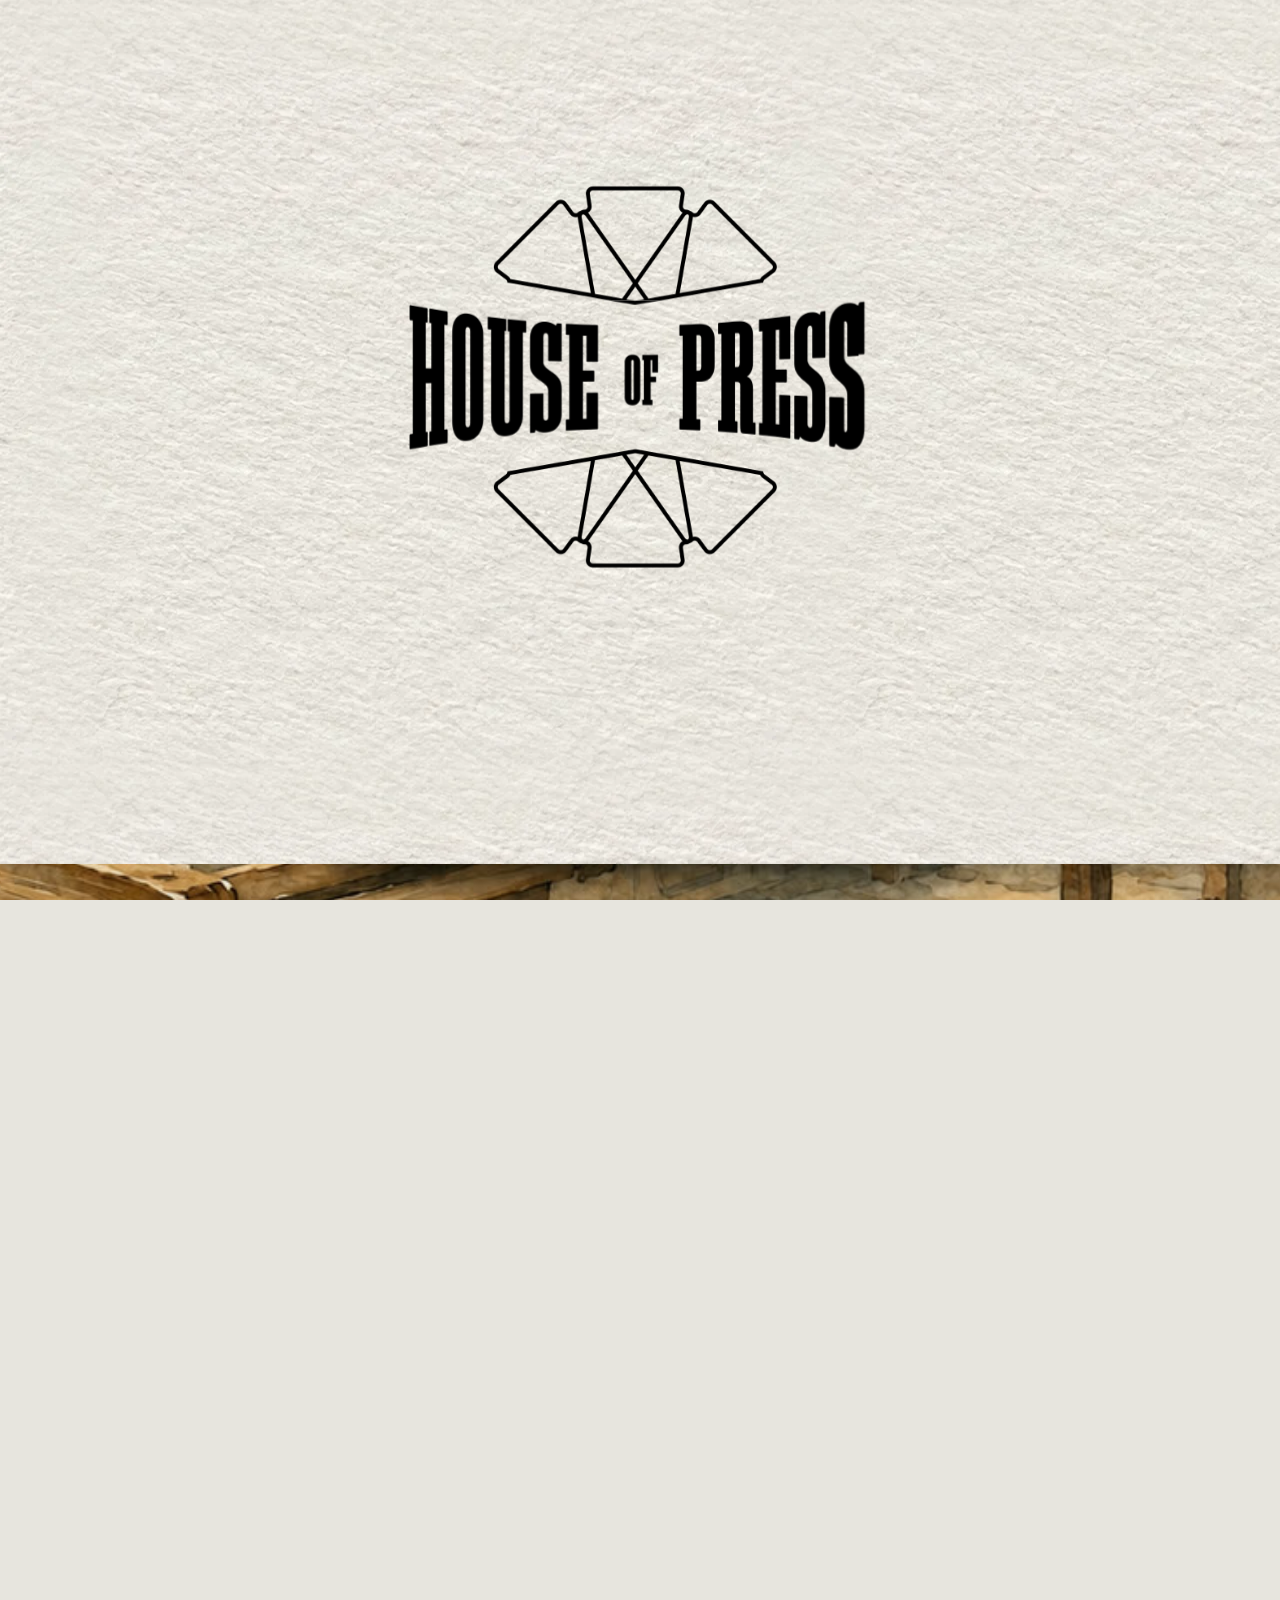
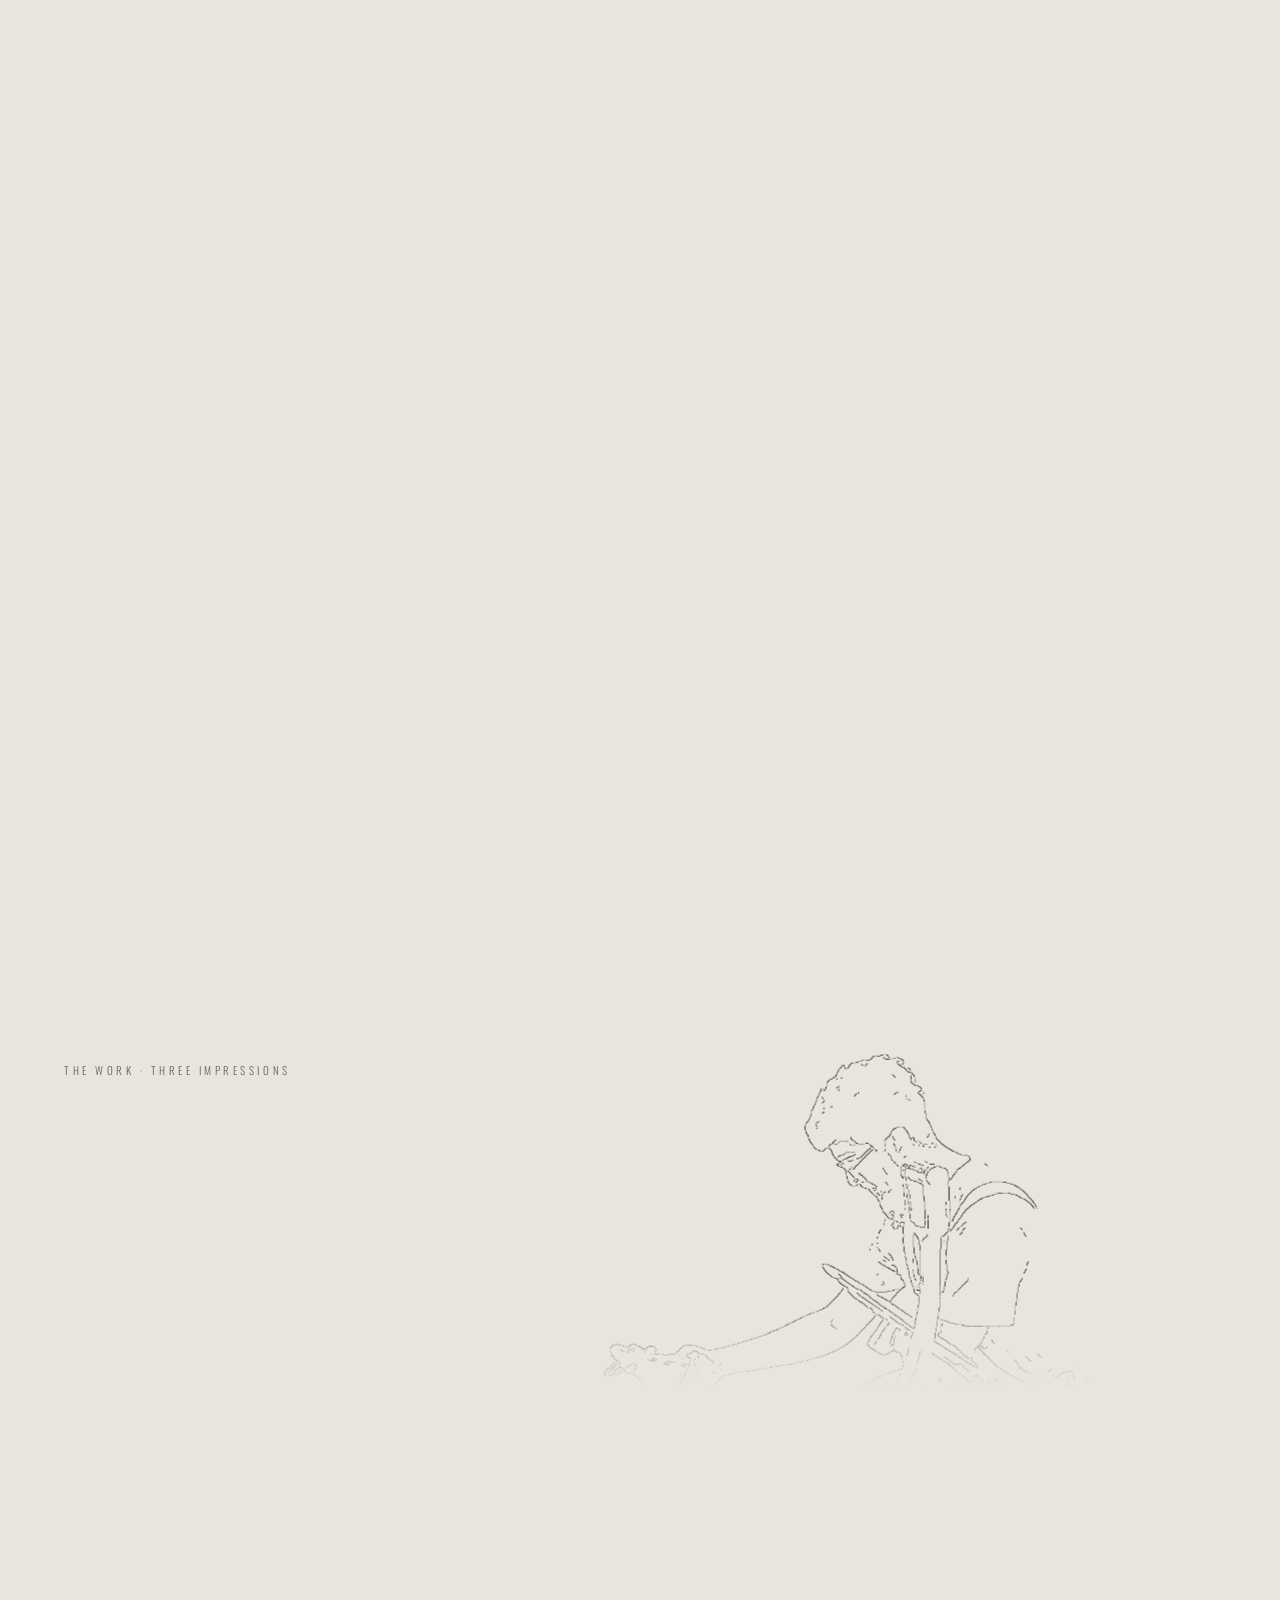
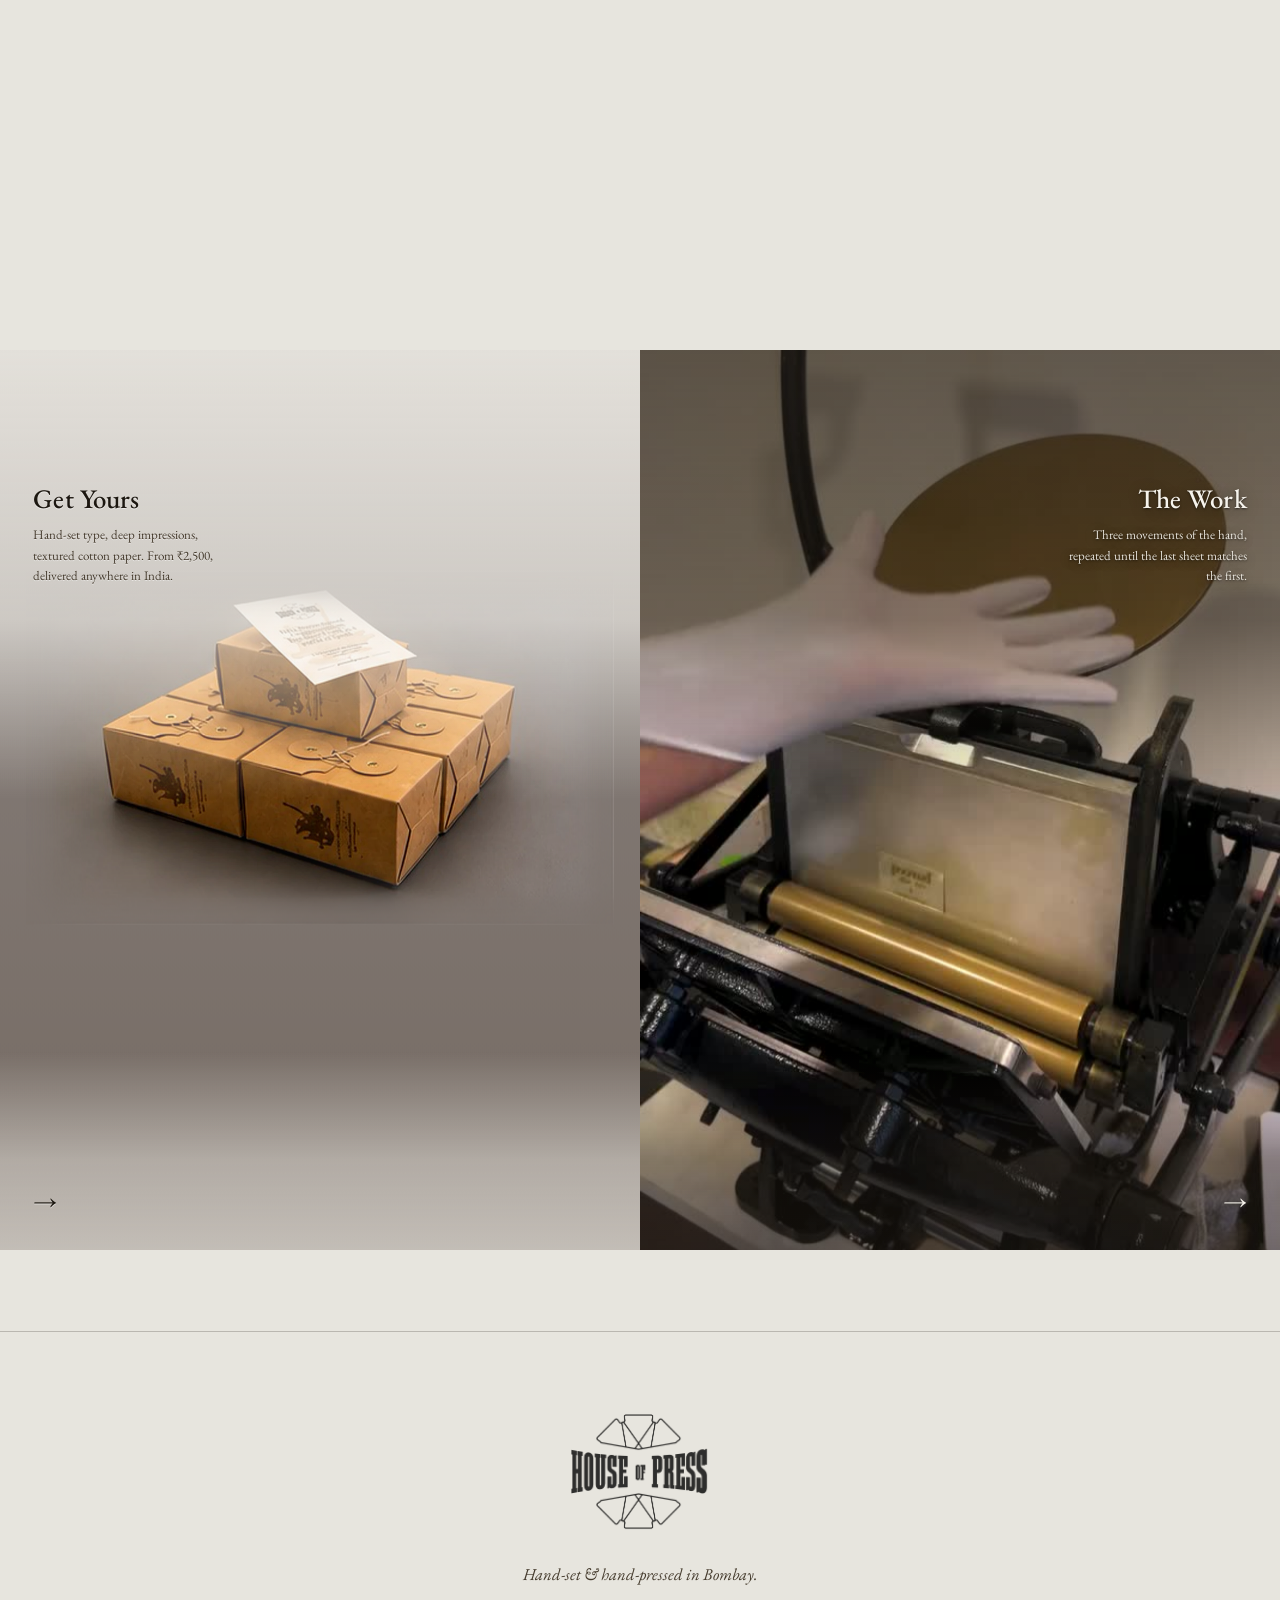
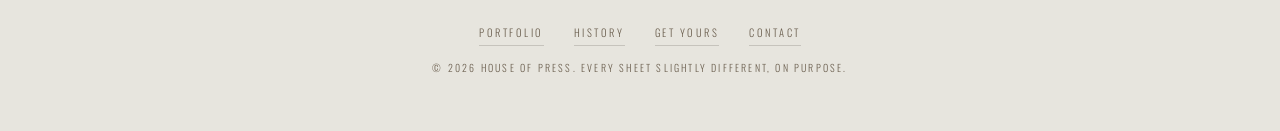
<file: index.html>
<!DOCTYPE html>
<html lang="en">
<head>
<meta charset="utf-8">
<meta name="viewport" content="width=device-width, initial-scale=1">
<title>House of Press — Hand-set letterpress, Bombay</title>
<meta name="description" content="House of Press. Hand-set, hand-pressed letterpress business cards made in Mumbai. Made to be felt, not just seen.">
<link rel="icon" href="img/logo.png">
<link rel="preconnect" href="https://fonts.googleapis.com">
<link rel="preconnect" href="https://fonts.gstatic.com" crossorigin>
<link href="https://fonts.googleapis.com/css2?family=EB+Garamond:ital,wght@0,400;0,500;0,600;1,400;1,500&family=Oswald:wght@200;300;400;500&display=swap" rel="stylesheet">
<link rel="stylesheet" href="css/style.css">
</head>
<body class="is-loading" data-page="home">

<div class="paper" aria-hidden="true">
  <div class="paper__vignette"></div>
</div>

<div class="loader" id="loader">
  <div class="loader__sheet">
    <div class="loader__stage">
      <img class="loader__wing loader__wing--top" src="img/logo-wing-top.png" alt="">
      <img class="loader__word" src="img/logo-wordmark.png" alt="House of Press">
      <img class="loader__wing loader__wing--bot" src="img/logo-wing-bottom.png" alt="">
    </div>
    <div class="loader__meter">
      <div class="loader__rule"><i id="loaderRule"></i></div>
      <div class="loader__readout">
        <span class="loader__label" id="loaderLabel">Setting the forme</span>
        <span class="loader__pct"><b id="loaderPct">0</b>%</span>
      </div>
    </div>
  </div>
</div>

<div class="pagefade" id="pagefade" aria-hidden="true"></div>

<header class="topbar" id="topbar">
  <a class="topbar__mark" href="index.html" aria-label="House of Press — home">
    <img src="img/logo.png" alt="House of Press">
  </a>
  <nav class="topnav" aria-label="Pages">
    <a href="portfolio.html">Portfolio</a>
    <a href="history.html">History</a>
    <a href="get-yours.html">Get Yours</a>
    <a href="contact.html">Contact</a>
  </nav>
  <div class="topbar__meta">
    <span class="topbar__place">Bombay</span>
    <span class="topbar__sep"></span>
    <a class="topbar__cta" href="get-yours.html">Get Yours</a>
  </div>
</header>

<nav class="rail" id="rail" aria-label="Pages">
  <ol class="rail__list">
    <li><a href="index.html"     data-rail="home"><span class="rail__dot"></span><span class="rail__name">Home</span></a></li>
    <li><a href="portfolio.html" data-rail="portfolio"><span class="rail__dot"></span><span class="rail__name">Portfolio</span></a></li>
    <li><a href="history.html"   data-rail="history"><span class="rail__dot"></span><span class="rail__name">History</span></a></li>
    <li><a href="get-yours.html" data-rail="getyours"><span class="rail__dot"></span><span class="rail__name">Get Yours</span></a></li>
    <li><a href="contact.html"   data-rail="contact"><span class="rail__dot"></span><span class="rail__name">Contact</span></a></li>
  </ol>
</nav>

<main>

<!-- ═════════════════════════════ HERO ═════════════════════════════ -->
<section class="scene" id="home">
  <div class="scene__pin">

    <div class="hero__media" id="heroMedia">
      <img id="heroImg" src="img/workshop.jpg" fetchpriority="high" decoding="async"
        srcset="img/workshop-1280.jpg 1280w, img/workshop.jpg 2560w" sizes="100vw" alt="A letterpress workshop with a House of Press broadside pinned to the wall">
    </div>

    <div class="hero__cue" id="heroCue">
      <span class="hero__cueword">Scroll</span>
      <span class="hero__cueline"></span>
    </div>

  </div>
</section>

<!-- ═════════════════════ THE WORK · drawn, then painted ═══════════ -->
<section class="scene scene--process" id="process">
  <div class="scene__pin">

    <p class="process__eyebrow">The Work · Three Impressions</p>

    <div class="step" data-step="0">
      <div class="step__stage">
        <figure class="step__art">
          <img class="step__line" src="img/work-1-line.webp" alt="" aria-hidden="true" loading="lazy" decoding="async">
          <img class="step__paint" src="img/work-1-cut.webp" alt="Applying ink to the raised type with a hand brayer" loading="lazy" decoding="async">
        </figure>
      </div>
      <div class="plaque-wrap">
        <div class="plaque">
          <p class="plaque__n">Work I</p>
          <h2 class="plaque__t">Inking the<br>Printing Surface</h2>
          <p class="plaque__b">Ink is applied to the press with a hand roller — a brayer. The
          red-handled tool distributes it evenly across the raised type, a thin film and no
          more. All of this happens before the paper ever meets the forme.</p>
        </div>
      </div>
    </div>

    <div class="step" data-step="1">
      <div class="step__stage">
        <figure class="step__art">
          <img class="step__line" src="img/work-2-line.webp" alt="" aria-hidden="true" loading="lazy" decoding="async">
          <img class="step__paint" src="img/work-2-cut.webp" alt="Positioning the paper and checking the printing setup" loading="lazy" decoding="async">
        </figure>
      </div>
      <div class="plaque-wrap">
        <div class="plaque">
          <p class="plaque__n">Work II</p>
          <h2 class="plaque__t">Setting Up<br>the Print</h2>
          <p class="plaque__b">The paper is positioned and the setup checked. The large circular
          platen is the part that comes down onto the sheet and transfers the inked design.
          Here the sheet is made ready for its impression.</p>
        </div>
      </div>
    </div>

    <div class="step" data-step="2">
      <div class="step__stage">
        <figure class="step__art">
          <img class="step__line" src="img/work-3-line.webp" alt="" aria-hidden="true" loading="lazy" decoding="async">
          <img class="step__paint" src="img/work-3-cut.webp" alt="Placing and aligning a sheet of paper into the press" loading="lazy" decoding="async">
        </figure>
      </div>
      <div class="plaque-wrap">
        <div class="plaque">
          <p class="plaque__n">Work III</p>
          <h2 class="plaque__t">Feeding &amp;<br>Positioning the Paper</h2>
          <p class="plaque__b">A sheet is placed and aligned into the press, squared against the
          printing area so the design lands exactly where it should. The mechanism is worked by
          hand, one sheet at a time.</p>
        </div>
      </div>
    </div>

    <div class="step__ticks" id="stepTicks">
      <span class="step__tick is-on">I</span><span class="step__tick">II</span><span class="step__tick">III</span>
    </div>

  </div>
</section>

<!-- ═══════════════════ TWO WAYS IN · full-bleed split ══════════════ -->
<section class="split" aria-label="Where to go next">

  <a class="split__half split__half--a split__half--onlight" href="get-yours.html">
    <span class="split__media split__media--plate"><img src="img/get-yours-boxes.webp" alt="Hand-stamped kraft boxes stacked and tied, with a printed card resting on top" loading="lazy" decoding="async"></span>
    <span class="split__label">Get Yours</span>
    <span class="split__line">Hand-set type, deep impressions, textured cotton paper.
    From ₹2,500, delivered anywhere in India.</span>
    <span class="split__go" aria-hidden="true">&rarr;</span>
  </a>

  <a class="split__half split__half--b" href="portfolio.html">
    <span class="split__media"><video class="split__vid" id="workVid" data-src="img/work-loop.mp4"
      poster="img/work-loop-poster.jpg" muted loop playsinline preload="none"
      aria-label="Inside the studio: inking the press, pulling an impression, and boxing the finished cards"></video></span>
    <span class="split__label">The Work</span>
    <span class="split__line">Three movements of the hand, repeated until the last
    sheet matches the first.</span>
    <span class="split__go" aria-hidden="true">&rarr;</span>
  </a>

</section>

</main>

<footer class="foot">
  <img class="foot__mark" src="img/logo.png" alt="House of Press">
  <p class="foot__line">Hand-set &amp; hand-pressed in Bombay.</p>
  <nav class="foot__nav" aria-label="Pages">
    <a href="portfolio.html">Portfolio</a>
    <a href="history.html">History</a>
    <a href="get-yours.html">Get Yours</a>
    <a href="contact.html">Contact</a>
  </nav>
  <p class="foot__fine">© <span id="year">2026</span> House of Press. Every sheet slightly different, on purpose.</p>
</footer>

<script src="js/vendor/gsap.min.js"></script>
<script src="js/vendor/ScrollTrigger.min.js"></script>
<script src="js/vendor/lenis.min.js"></script>
<script src="js/main.js"></script>
</body>
</html>
</file>
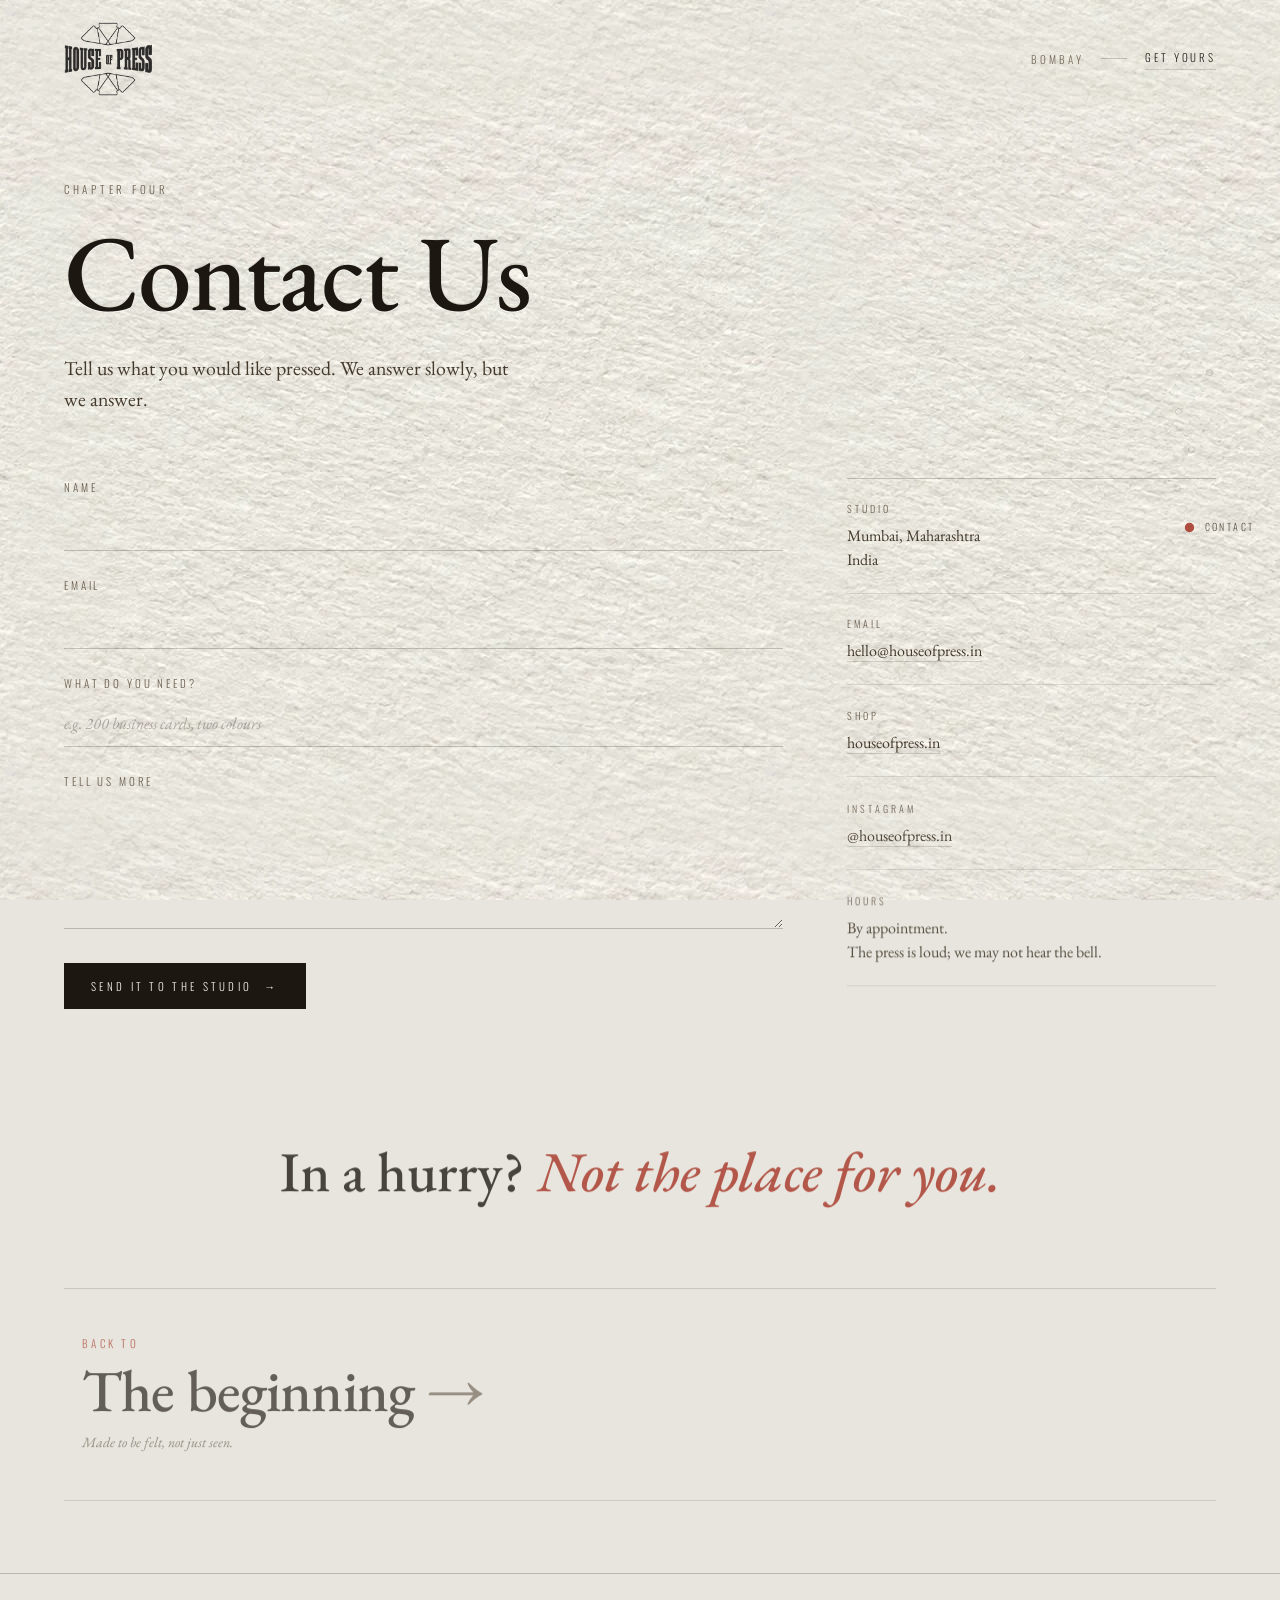
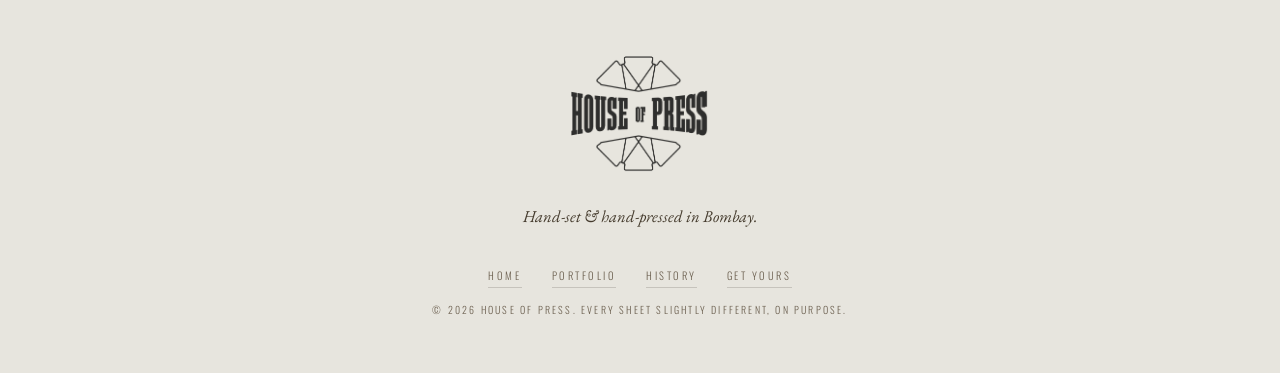
<file: contact.html>
<!DOCTYPE html>
<html lang="en">
<head>
<meta charset="utf-8">
<meta name="viewport" content="width=device-width, initial-scale=1">
<title>Contact — House of Press</title>
<meta name="description" content="Tell House of Press what you would like pressed. Studio in Mumbai, India. We answer slowly, but we answer.">
<link rel="icon" href="img/logo.png">
<link rel="preconnect" href="https://fonts.googleapis.com">
<link rel="preconnect" href="https://fonts.gstatic.com" crossorigin>
<link href="https://fonts.googleapis.com/css2?family=EB+Garamond:ital,wght@0,400;0,500;0,600;1,400;1,500&family=Oswald:wght@200;300;400;500&display=swap" rel="stylesheet">
<link rel="stylesheet" href="css/style.css">
</head>
<body class="is-loading" data-page="contact">

<div class="paper" aria-hidden="true">
  <div class="paper__vignette"></div>
</div>

<div class="loader" id="loader">
  <div class="loader__sheet">
    <div class="loader__stage">
      <img class="loader__wing loader__wing--top" src="img/logo-wing-top.png" alt="">
      <img class="loader__word" src="img/logo-wordmark.png" alt="House of Press">
      <img class="loader__wing loader__wing--bot" src="img/logo-wing-bottom.png" alt="">
    </div>
    <div class="loader__meter">
      <div class="loader__rule"><i id="loaderRule"></i></div>
      <div class="loader__readout">
        <span class="loader__label" id="loaderLabel">Setting the forme</span>
        <span class="loader__pct"><b id="loaderPct">0</b>%</span>
      </div>
    </div>
  </div>
</div>

<div class="pagefade" id="pagefade" aria-hidden="true"></div>

<header class="topbar" id="topbar">
  <a class="topbar__mark" href="index.html" aria-label="House of Press — home">
    <img src="img/logo.png" alt="House of Press">
  </a>
  <nav class="topnav" aria-label="Pages">
    <a href="portfolio.html">Portfolio</a>
    <a href="history.html">History</a>
    <a href="get-yours.html">Get Yours</a>
    <a href="contact.html" aria-current="page">Contact</a>
  </nav>
  <div class="topbar__meta">
    <span class="topbar__place">Bombay</span>
    <span class="topbar__sep"></span>
    <a class="topbar__cta" href="get-yours.html">Get Yours</a>
  </div>
</header>

<nav class="rail" id="rail" aria-label="Pages">
  <ol class="rail__list">
    <li><a href="index.html"     data-rail="home"><span class="rail__dot"></span><span class="rail__name">Home</span></a></li>
    <li><a href="portfolio.html" data-rail="portfolio"><span class="rail__dot"></span><span class="rail__name">Portfolio</span></a></li>
    <li><a href="history.html"   data-rail="history"><span class="rail__dot"></span><span class="rail__name">History</span></a></li>
    <li><a href="get-yours.html" data-rail="getyours"><span class="rail__dot"></span><span class="rail__name">Get Yours</span></a></li>
    <li><a href="contact.html"   data-rail="contact"><span class="rail__dot"></span><span class="rail__name">Contact</span></a></li>
  </ol>
</nav>

<main>

<section class="masthead">
  <div class="chapter__head reveal">
    <p class="eyebrow">Chapter Four</p>
    <h1 class="display">Contact Us</h1>
    <p class="lede">Tell us what you would like pressed. We answer slowly, but we answer.</p>
  </div>

  <div class="contact">
    <form class="form" id="contactForm" novalidate>
      <div class="field">
        <label for="f-name">Name</label>
        <input id="f-name" name="name" type="text" autocomplete="name" required>
      </div>
      <div class="field">
        <label for="f-email">Email</label>
        <input id="f-email" name="email" type="email" autocomplete="email" required>
      </div>
      <div class="field">
        <label for="f-need">What do you need?</label>
        <input id="f-need" name="need" type="text" placeholder="e.g. 200 business cards, two colours">
      </div>
      <div class="field">
        <label for="f-msg">Tell us more</label>
        <textarea id="f-msg" name="message" rows="5"></textarea>
      </div>
      <button class="btn btn--solid" type="submit">Send it to the studio <span>&rarr;</span></button>
      <p class="form__note" id="formNote" role="status"></p>
    </form>

    <aside class="details">
      <div class="details__row reveal">
        <span class="details__k">Studio</span>
        <span class="details__v">Mumbai, Maharashtra<br>India</span>
      </div>
      <div class="details__row reveal">
        <span class="details__k">Email</span>
        <span class="details__v"><a href="mailto:hello@houseofpress.in" data-placeholder="email">hello@houseofpress.in</a></span>
      </div>
      <div class="details__row reveal">
        <span class="details__k">Shop</span>
        <span class="details__v"><a href="https://houseofpress.in/" target="_blank" rel="noopener">houseofpress.in</a></span>
      </div>
      <div class="details__row reveal">
        <span class="details__k">Instagram</span>
        <span class="details__v"><a href="https://www.instagram.com/houseofpress.in/" target="_blank" rel="noopener" data-placeholder="instagram">@houseofpress.in</a></span>
      </div>
      <div class="details__row reveal">
        <span class="details__k">Hours</span>
        <span class="details__v">By appointment.<br>The press is loud; we may not hear the bell.</span>
      </div>
    </aside>
  </div>

  <p class="signoff reveal">In a hurry? <em>Not the place for you.</em></p>
</section>

<nav class="nextchapter reveal" aria-label="Back to the beginning">
  <a href="index.html">
    <span class="nextchapter__k">Back to</span>
    <span class="nextchapter__t">The beginning <em>&rarr;</em></span>
    <span class="nextchapter__d">Made to be felt, not just seen.</span>
  </a>
</nav>

</main>

<footer class="foot">
  <img class="foot__mark" src="img/logo.png" alt="House of Press">
  <p class="foot__line">Hand-set &amp; hand-pressed in Bombay.</p>
  <nav class="foot__nav" aria-label="Pages">
    <a href="index.html">Home</a>
    <a href="portfolio.html">Portfolio</a>
    <a href="history.html">History</a>
    <a href="get-yours.html">Get Yours</a>
  </nav>
  <p class="foot__fine">© <span id="year">2026</span> House of Press. Every sheet slightly different, on purpose.</p>
</footer>

<script src="js/vendor/gsap.min.js"></script>
<script src="js/vendor/ScrollTrigger.min.js"></script>
<script src="js/vendor/lenis.min.js"></script>
<script src="js/main.js"></script>
</body>
</html>
</file>
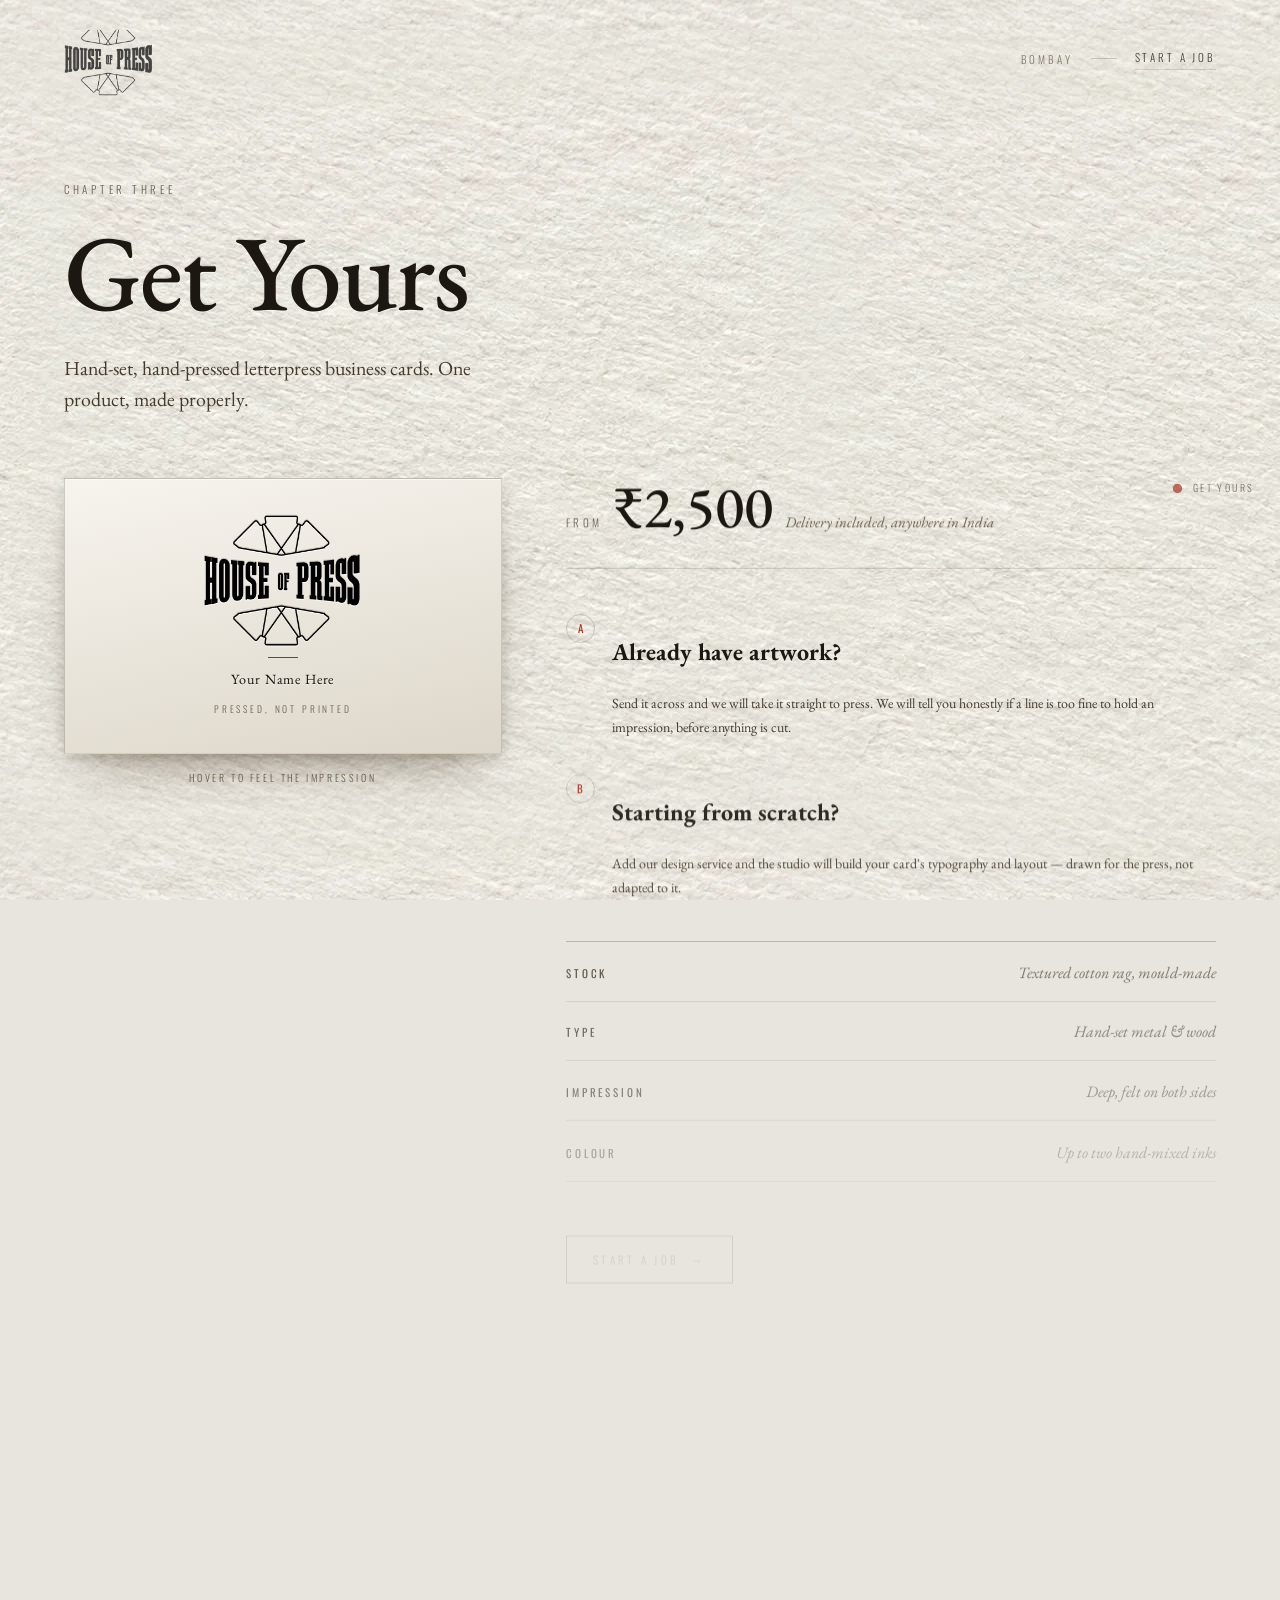
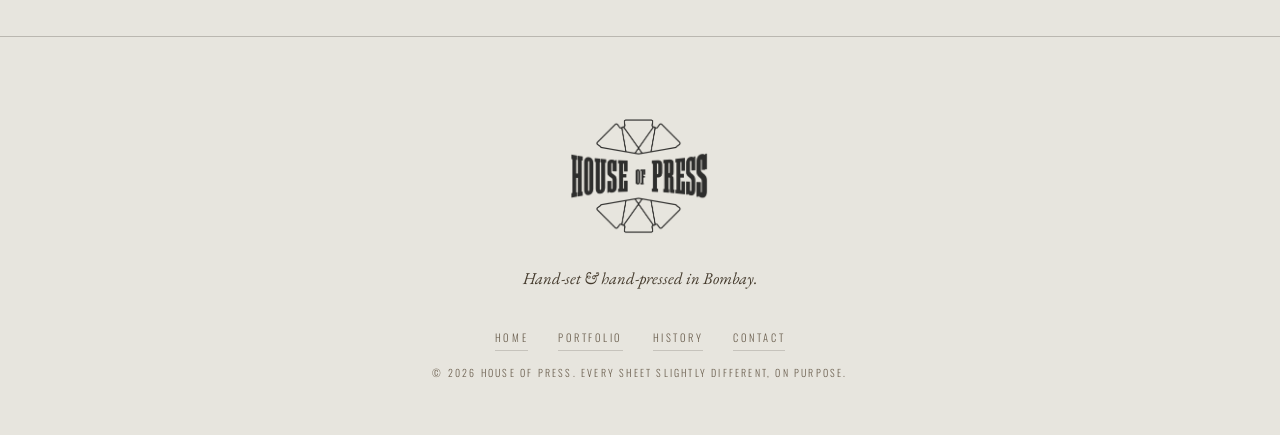
<file: get-yours.html>
<!DOCTYPE html>
<html lang="en">
<head>
<meta charset="utf-8">
<meta name="viewport" content="width=device-width, initial-scale=1">
<title>Get Yours — House of Press</title>
<meta name="description" content="Hand-set, hand-pressed letterpress business cards from ₹2,500. Bring your own artwork, or add our design service. Delivery included across India.">
<link rel="icon" href="img/logo.png">
<link rel="preconnect" href="https://fonts.googleapis.com">
<link rel="preconnect" href="https://fonts.gstatic.com" crossorigin>
<link href="https://fonts.googleapis.com/css2?family=EB+Garamond:ital,wght@0,400;0,500;0,600;1,400;1,500&family=Oswald:wght@200;300;400;500&display=swap" rel="stylesheet">
<link rel="stylesheet" href="css/style.css">
</head>
<body class="is-loading" data-page="getyours">

<div class="paper" aria-hidden="true">
  <div class="paper__vignette"></div>
</div>

<div class="loader" id="loader">
  <div class="loader__sheet">
    <div class="loader__stage">
      <img class="loader__wing loader__wing--top" src="img/logo-wing-top.png" alt="">
      <img class="loader__word" src="img/logo-wordmark.png" alt="House of Press">
      <img class="loader__wing loader__wing--bot" src="img/logo-wing-bottom.png" alt="">
    </div>
    <div class="loader__meter">
      <div class="loader__rule"><i id="loaderRule"></i></div>
      <div class="loader__readout">
        <span class="loader__label" id="loaderLabel">Setting the forme</span>
        <span class="loader__pct"><b id="loaderPct">0</b>%</span>
      </div>
    </div>
  </div>
</div>

<div class="pagefade" id="pagefade" aria-hidden="true"></div>

<header class="topbar" id="topbar">
  <a class="topbar__mark" href="index.html" aria-label="House of Press — home">
    <img src="img/logo.png" alt="House of Press">
  </a>
  <nav class="topnav" aria-label="Pages">
    <a href="portfolio.html">Portfolio</a>
    <a href="history.html">History</a>
    <a href="get-yours.html" aria-current="page">Get Yours</a>
    <a href="contact.html">Contact</a>
  </nav>
  <div class="topbar__meta">
    <span class="topbar__place">Bombay</span>
    <span class="topbar__sep"></span>
    <a class="topbar__cta" href="contact.html">Start a job</a>
  </div>
</header>

<nav class="rail" id="rail" aria-label="Pages">
  <ol class="rail__list">
    <li><a href="index.html"     data-rail="home"><span class="rail__dot"></span><span class="rail__name">Home</span></a></li>
    <li><a href="portfolio.html" data-rail="portfolio"><span class="rail__dot"></span><span class="rail__name">Portfolio</span></a></li>
    <li><a href="history.html"   data-rail="history"><span class="rail__dot"></span><span class="rail__name">History</span></a></li>
    <li><a href="get-yours.html" data-rail="getyours"><span class="rail__dot"></span><span class="rail__name">Get Yours</span></a></li>
    <li><a href="contact.html"   data-rail="contact"><span class="rail__dot"></span><span class="rail__name">Contact</span></a></li>
  </ol>
</nav>

<main>

<section class="masthead">
  <div class="chapter__head reveal">
    <p class="eyebrow">Chapter Three</p>
    <h1 class="display">Get Yours</h1>
    <p class="lede">Hand-set, hand-pressed letterpress business cards. One product, made properly.</p>
  </div>

  <div class="offer">
    <div class="offer__card reveal">
      <div class="bizcard" id="bizcard">
        <div class="bizcard__face">
          <img class="bizcard__mark" src="img/logo.png" alt="">
          <span class="bizcard__rule"></span>
          <span class="bizcard__name">Your Name Here</span>
          <span class="bizcard__role">Pressed, not printed</span>
        </div>
      </div>
      <p class="bizcard__hint">Hover to feel the impression</p>
    </div>

    <div class="offer__detail">
      <div class="price reveal">
        <span class="price__from">From</span>
        <span class="price__amt">₹2,500</span>
        <span class="price__note">Delivery included, anywhere in India</span>
      </div>

      <div class="routes">
        <div class="route reveal">
          <span class="route__k">A</span>
          <h2>Already have artwork?</h2>
          <p>Send it across and we will take it straight to press. We will tell you honestly if a line is
          too fine to hold an impression, before anything is cut.</p>
        </div>
        <div class="route reveal">
          <span class="route__k">B</span>
          <h2>Starting from scratch?</h2>
          <p>Add our design service and the studio will build your card's typography and layout —
          drawn for the press, not adapted to it.</p>
        </div>
      </div>

      <ul class="specs">
        <li class="reveal"><b>Stock</b><span>Textured cotton rag, mould-made</span></li>
        <li class="reveal"><b>Type</b><span>Hand-set metal &amp; wood</span></li>
        <li class="reveal"><b>Impression</b><span>Deep, felt on both sides</span></li>
        <li class="reveal"><b>Colour</b><span>Up to two hand-mixed inks</span></li>
      </ul>

      <a class="btn reveal" href="contact.html">Start a job <span>&rarr;</span></a>
    </div>
  </div>
</section>

<nav class="nextchapter reveal" aria-label="Next chapter">
  <a href="contact.html">
    <span class="nextchapter__k">Chapter Four</span>
    <span class="nextchapter__t">Contact <em>&rarr;</em></span>
    <span class="nextchapter__d">Tell us what you would like pressed.</span>
  </a>
</nav>

</main>

<footer class="foot">
  <img class="foot__mark" src="img/logo.png" alt="House of Press">
  <p class="foot__line">Hand-set &amp; hand-pressed in Bombay.</p>
  <nav class="foot__nav" aria-label="Pages">
    <a href="index.html">Home</a>
    <a href="portfolio.html">Portfolio</a>
    <a href="history.html">History</a>
    <a href="contact.html">Contact</a>
  </nav>
  <p class="foot__fine">© <span id="year">2026</span> House of Press. Every sheet slightly different, on purpose.</p>
</footer>

<script src="js/vendor/gsap.min.js"></script>
<script src="js/vendor/ScrollTrigger.min.js"></script>
<script src="js/vendor/lenis.min.js"></script>
<script src="js/main.js"></script>
</body>
</html>
</file>
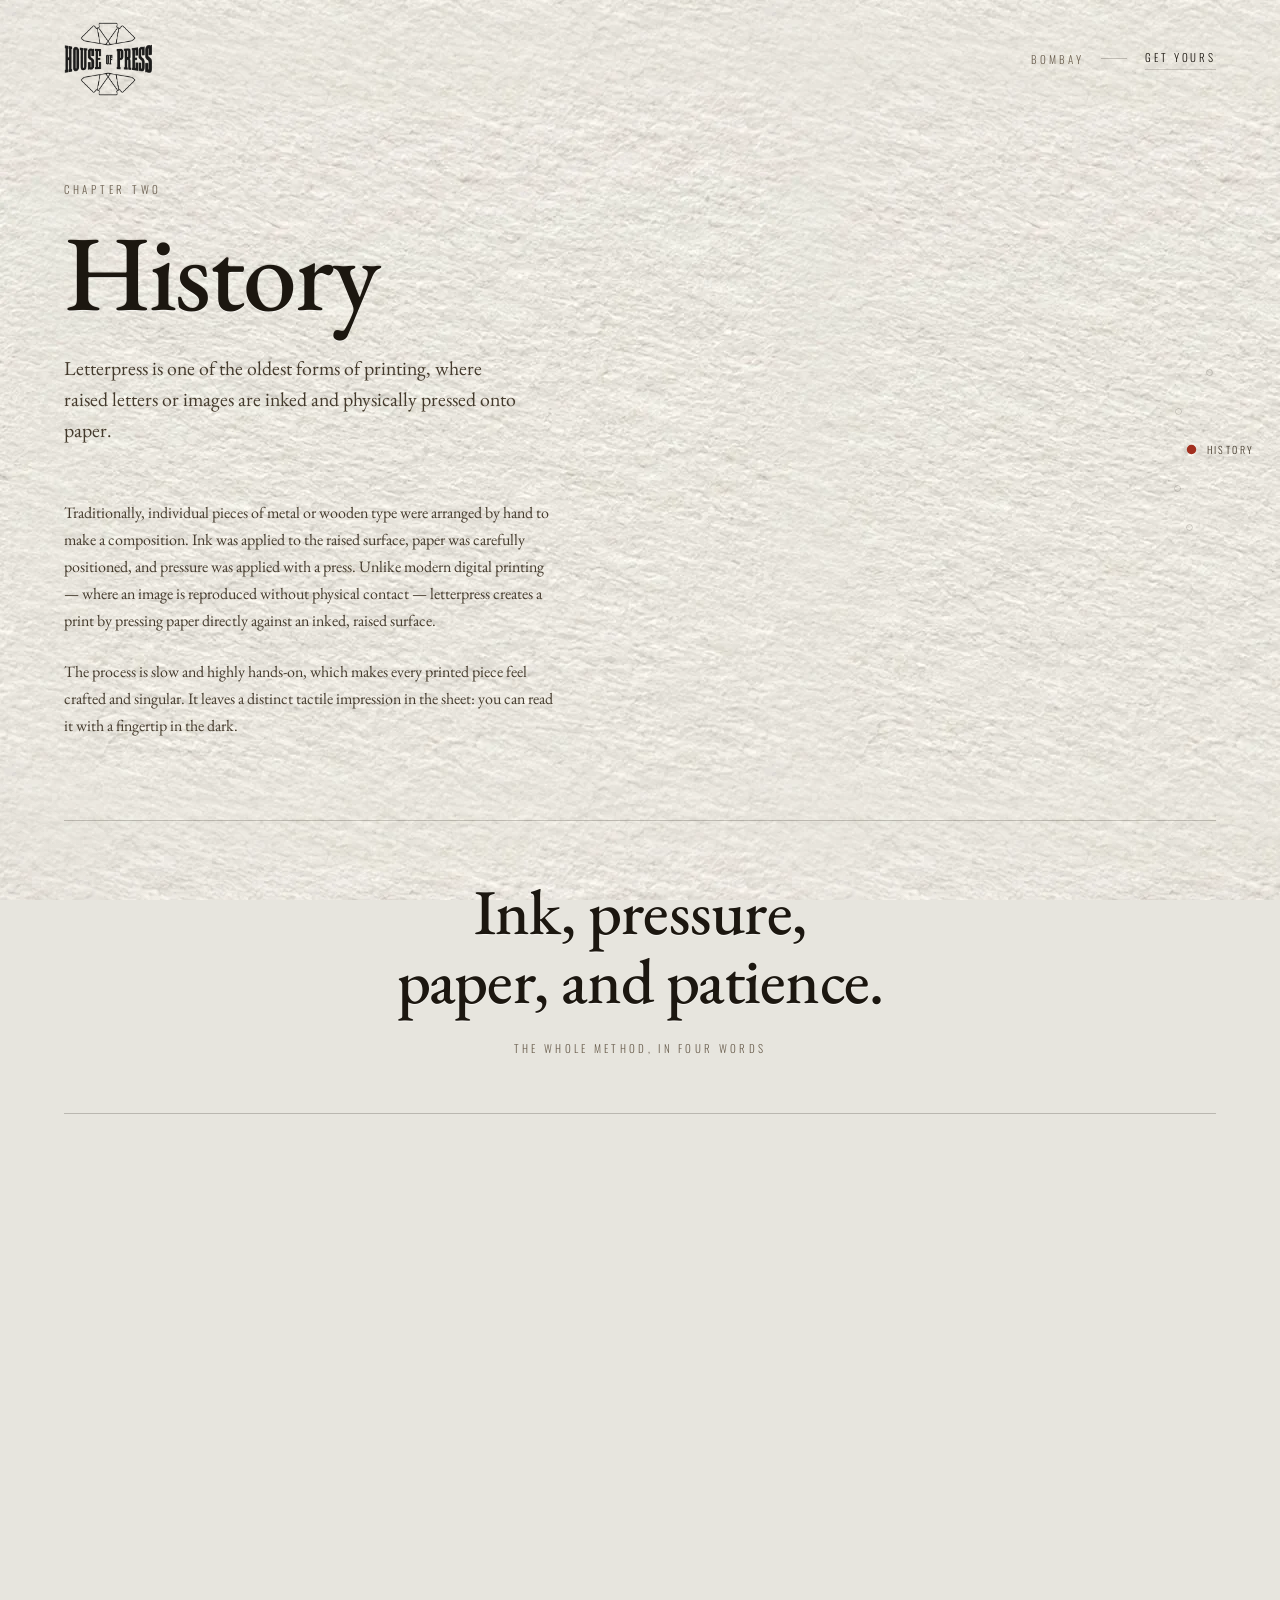
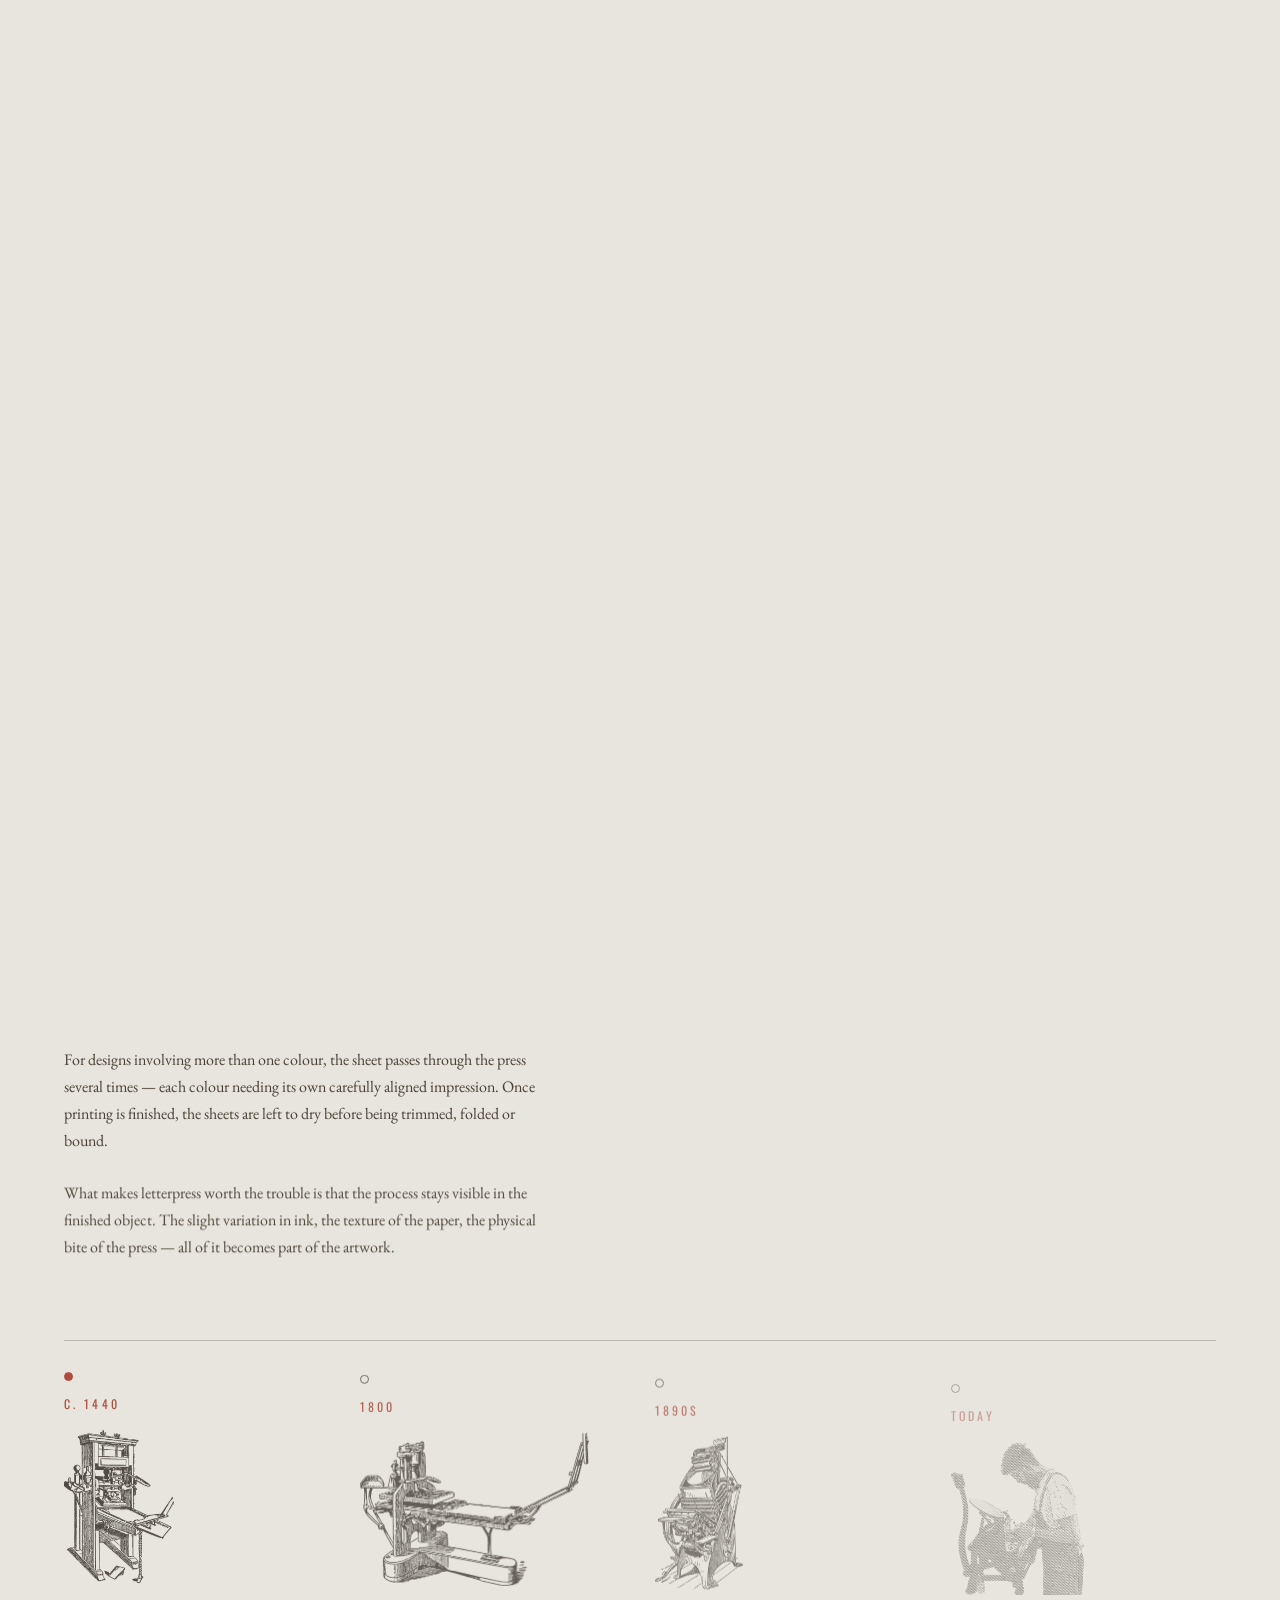
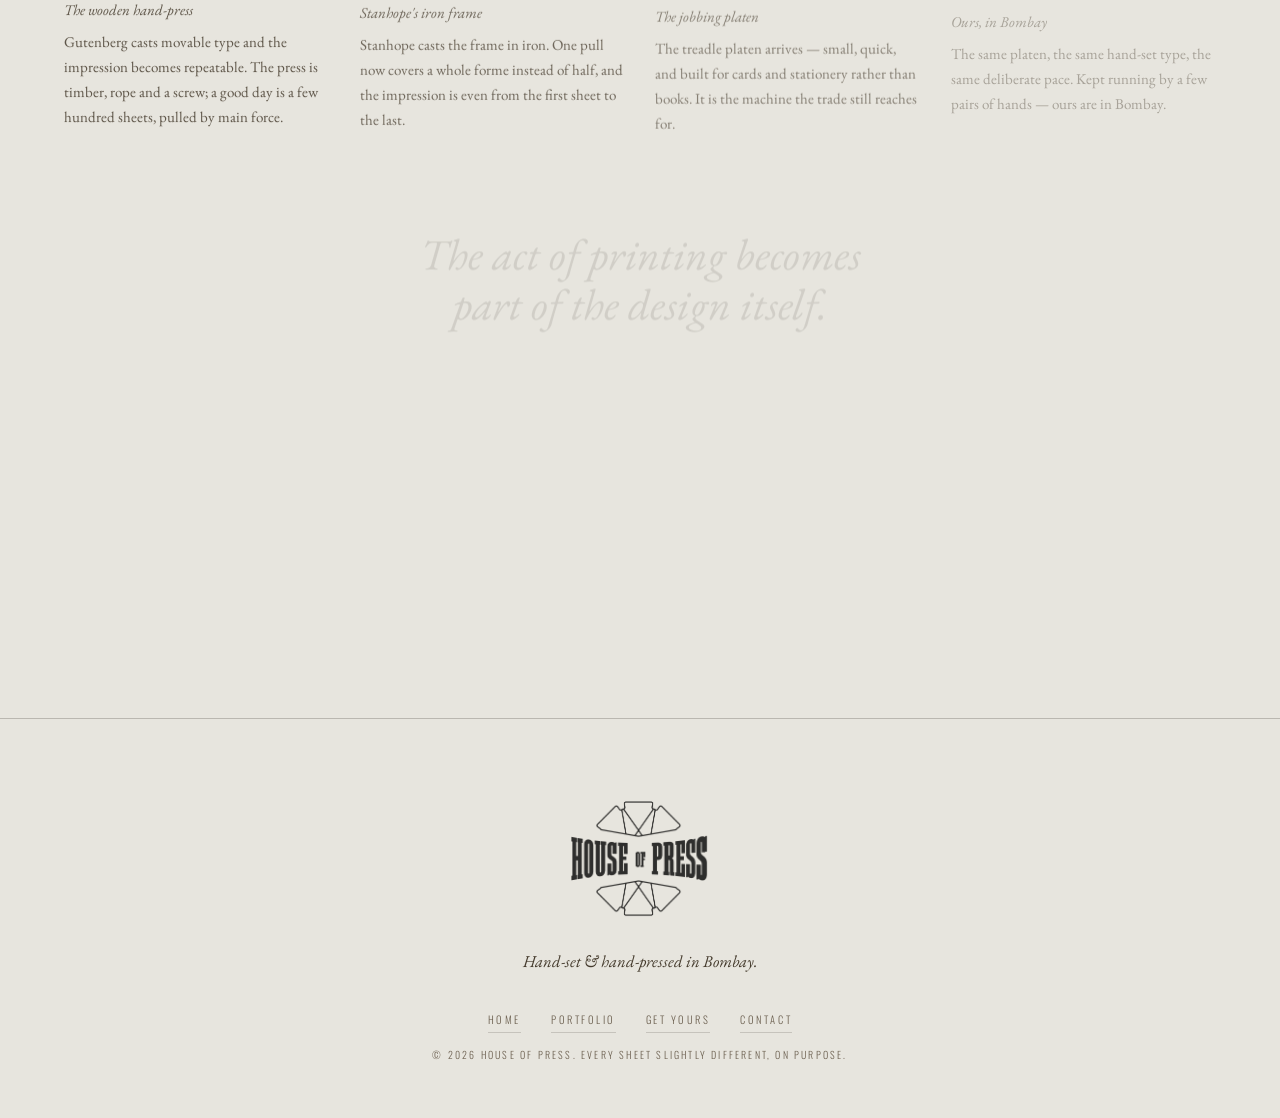
<file: history.html>
<!DOCTYPE html>
<html lang="en">
<head>
<meta charset="utf-8">
<meta name="viewport" content="width=device-width, initial-scale=1">
<title>History — House of Press</title>
<meta name="description" content="Letterpress is one of the oldest forms of printing: ink, pressure, paper and patience. A short history, and an annotated platen press.">
<link rel="icon" href="img/logo.png">
<link rel="preconnect" href="https://fonts.googleapis.com">
<link rel="preconnect" href="https://fonts.gstatic.com" crossorigin>
<link href="https://fonts.googleapis.com/css2?family=EB+Garamond:ital,wght@0,400;0,500;0,600;1,400;1,500&family=Oswald:wght@200;300;400;500&display=swap" rel="stylesheet">
<link rel="stylesheet" href="css/style.css">
</head>
<body class="is-loading" data-page="history">

<div class="paper" aria-hidden="true">
  <div class="paper__vignette"></div>
</div>

<div class="loader" id="loader">
  <div class="loader__sheet">
    <div class="loader__stage">
      <img class="loader__wing loader__wing--top" src="img/logo-wing-top.png" alt="">
      <img class="loader__word" src="img/logo-wordmark.png" alt="House of Press">
      <img class="loader__wing loader__wing--bot" src="img/logo-wing-bottom.png" alt="">
    </div>
    <div class="loader__meter">
      <div class="loader__rule"><i id="loaderRule"></i></div>
      <div class="loader__readout">
        <span class="loader__label" id="loaderLabel">Setting the forme</span>
        <span class="loader__pct"><b id="loaderPct">0</b>%</span>
      </div>
    </div>
  </div>
</div>

<div class="pagefade" id="pagefade" aria-hidden="true"></div>

<header class="topbar" id="topbar">
  <a class="topbar__mark" href="index.html" aria-label="House of Press — home">
    <img src="img/logo.png" alt="House of Press">
  </a>
  <nav class="topnav" aria-label="Pages">
    <a href="portfolio.html">Portfolio</a>
    <a href="history.html" aria-current="page">History</a>
    <a href="get-yours.html">Get Yours</a>
    <a href="contact.html">Contact</a>
  </nav>
  <div class="topbar__meta">
    <span class="topbar__place">Bombay</span>
    <span class="topbar__sep"></span>
    <a class="topbar__cta" href="get-yours.html">Get Yours</a>
  </div>
</header>

<nav class="rail" id="rail" aria-label="Pages">
  <ol class="rail__list">
    <li><a href="index.html"     data-rail="home"><span class="rail__dot"></span><span class="rail__name">Home</span></a></li>
    <li><a href="portfolio.html" data-rail="portfolio"><span class="rail__dot"></span><span class="rail__name">Portfolio</span></a></li>
    <li><a href="history.html"   data-rail="history"><span class="rail__dot"></span><span class="rail__name">History</span></a></li>
    <li><a href="get-yours.html" data-rail="getyours"><span class="rail__dot"></span><span class="rail__name">Get Yours</span></a></li>
    <li><a href="contact.html"   data-rail="contact"><span class="rail__dot"></span><span class="rail__name">Contact</span></a></li>
  </ol>
</nav>

<main>

<section class="masthead">
  <div class="chapter__head reveal">
    <p class="eyebrow">Chapter Two</p>
    <h1 class="display">History</h1>
    <p class="lede">Letterpress is one of the oldest forms of printing, where raised letters or images
    are inked and physically pressed onto paper.</p>
  </div>

  <div class="prose">
    <p class="reveal">Traditionally, individual pieces of metal or wooden type were arranged by hand to make
    a composition. Ink was applied to the raised surface, paper was carefully positioned, and pressure was
    applied with a press. Unlike modern digital printing — where an image is reproduced without physical
    contact — letterpress creates a print by pressing paper directly against an inked, raised surface.</p>
    <p class="reveal">The process is slow and highly hands-on, which makes every printed piece feel crafted
    and singular. It leaves a distinct tactile impression in the sheet: you can read it with a fingertip
    in the dark.</p>
  </div>

  <figure class="pullquote reveal">
    <blockquote>Ink, pressure,<br>paper, and patience.</blockquote>
    <figcaption>The whole method, in four words</figcaption>
  </figure>
</section>

<!-- annotated press diagram -->
<section class="scene scene--diagram" id="diagram">
  <div class="scene__pin">
    <div class="diagram">
      <div class="diagram__plate">
        <div class="diagram__imgwrap"><img class="diagram__img" id="diagramImg" src="img/press-engraving.png" loading="lazy" decoding="async"
          srcset="img/press-engraving-760.png 760w, img/press-engraving.png 1100w" sizes="(max-width: 820px) 92vw, 40vw" alt="Engraving of a platen jobbing press"></div>
        <svg class="diagram__lines" viewBox="0 0 100 100" preserveAspectRatio="none" aria-hidden="true">
          <path class="dline" data-line="0" d="M26,34 L-1,34" />
          <path class="dline" data-line="1" d="M80,15 L101,15" />
          <path class="dline" data-line="2" d="M40,56 L-1,56" />
          <path class="dline" data-line="3" d="M86,63 L101,63" />
          <path class="dline" data-line="4" d="M38,74 L-1,74" />
        </svg>
        <span class="tag tag--l" style="--ty:34%" data-tag="0"><span class="tag__in"><b>Ink Disc</b><i>where the film is worked out</i></span></span>
        <span class="tag tag--r" style="--ty:15%" data-tag="1"><span class="tag__in"><b>Impression Lever</b><i>the printer's arm</i></span></span>
        <span class="tag tag--l" style="--ty:56%" data-tag="2"><span class="tag__in"><b>Chase &amp; Type</b><i>the forme, locked up</i></span></span>
        <span class="tag tag--r" style="--ty:63%" data-tag="3"><span class="tag__in"><b>Feed Board</b><i>sheet by sheet</i></span></span>
        <span class="tag tag--l" style="--ty:74%" data-tag="4"><span class="tag__in"><b>Ink Rollers</b><i>a thin, even coat</i></span></span>
      </div>
      <figcaption class="diagram__cap">
        <span class="diagram__capname">Platen Jobbing Press</span>
        <span class="diagram__capsub">Hand-fed · c. 1890 · still in service</span>
      </figcaption>
    </div>
  </div>
</section>

<section class="chapter">
  <div class="prose">
    <p class="reveal">For designs involving more than one colour, the sheet passes through the press several
    times — each colour needing its own carefully aligned impression. Once printing is finished, the sheets
    are left to dry before being trimmed, folded or bound.</p>
    <p class="reveal">What makes letterpress worth the trouble is that the process stays visible in the
    finished object. The slight variation in ink, the texture of the paper, the physical bite of the
    press — all of it becomes part of the artwork.</p>
  </div>

  <ol class="timeline">
    <li class="timeline__item reveal">
      <span class="timeline__year">c. 1440</span>
      <figure class="timeline__fig">
        <img src="img/era-1440.webp" loading="lazy" decoding="async" alt="A wooden hand-press of the kind used from Gutenberg's day">
      </figure>
      <p class="timeline__cap">The wooden hand-press</p>
      <p>Gutenberg casts movable type and the impression becomes repeatable. The press is
      timber, rope and a screw; a good day is a few hundred sheets, pulled by main force.</p>
    </li>
    <li class="timeline__item reveal">
      <span class="timeline__year">1800</span>
      <figure class="timeline__fig">
        <img src="img/era-1800.webp" loading="lazy" decoding="async" alt="The Stanhope iron hand-press">
      </figure>
      <p class="timeline__cap">Stanhope's iron frame</p>
      <p>Stanhope casts the frame in iron. One pull now covers a whole forme instead of half,
      and the impression is even from the first sheet to the last.</p>
    </li>
    <li class="timeline__item reveal">
      <span class="timeline__year">1890s</span>
      <figure class="timeline__fig">
        <img src="img/era-1900.webp" loading="lazy" decoding="async" alt="A Golding jobbing platen press, treadle driven">
      </figure>
      <p class="timeline__cap">The jobbing platen</p>
      <p>The treadle platen arrives — small, quick, and built for cards and stationery rather
      than books. It is the machine the trade still reaches for.</p>
    </li>
    <li class="timeline__item reveal">
      <span class="timeline__year">Today</span>
      <figure class="timeline__fig">
        <img src="img/era-today.webp" loading="lazy" decoding="async" alt="A House of Press printer at the platen press in Bombay">
      </figure>
      <p class="timeline__cap">Ours, in Bombay</p>
      <p>The same platen, the same hand-set type, the same deliberate pace. Kept running by
      a few pairs of hands — ours are in Bombay.</p>
    </li>
  </ol>

  <p class="closingline reveal">The act of printing becomes part of the design itself.</p>
</section>

<nav class="nextchapter reveal" aria-label="Next chapter">
  <a href="get-yours.html">
    <span class="nextchapter__k">Chapter Three</span>
    <span class="nextchapter__t">Get Yours <em>&rarr;</em></span>
    <span class="nextchapter__d">Hand-pressed cards, from ₹2,500.</span>
  </a>
</nav>

</main>

<footer class="foot">
  <img class="foot__mark" src="img/logo.png" alt="House of Press">
  <p class="foot__line">Hand-set &amp; hand-pressed in Bombay.</p>
  <nav class="foot__nav" aria-label="Pages">
    <a href="index.html">Home</a>
    <a href="portfolio.html">Portfolio</a>
    <a href="get-yours.html">Get Yours</a>
    <a href="contact.html">Contact</a>
  </nav>
  <p class="foot__fine">© <span id="year">2026</span> House of Press. Every sheet slightly different, on purpose.</p>
</footer>

<script src="js/vendor/gsap.min.js"></script>
<script src="js/vendor/ScrollTrigger.min.js"></script>
<script src="js/vendor/lenis.min.js"></script>
<script src="js/main.js"></script>
</body>
</html>
</file>
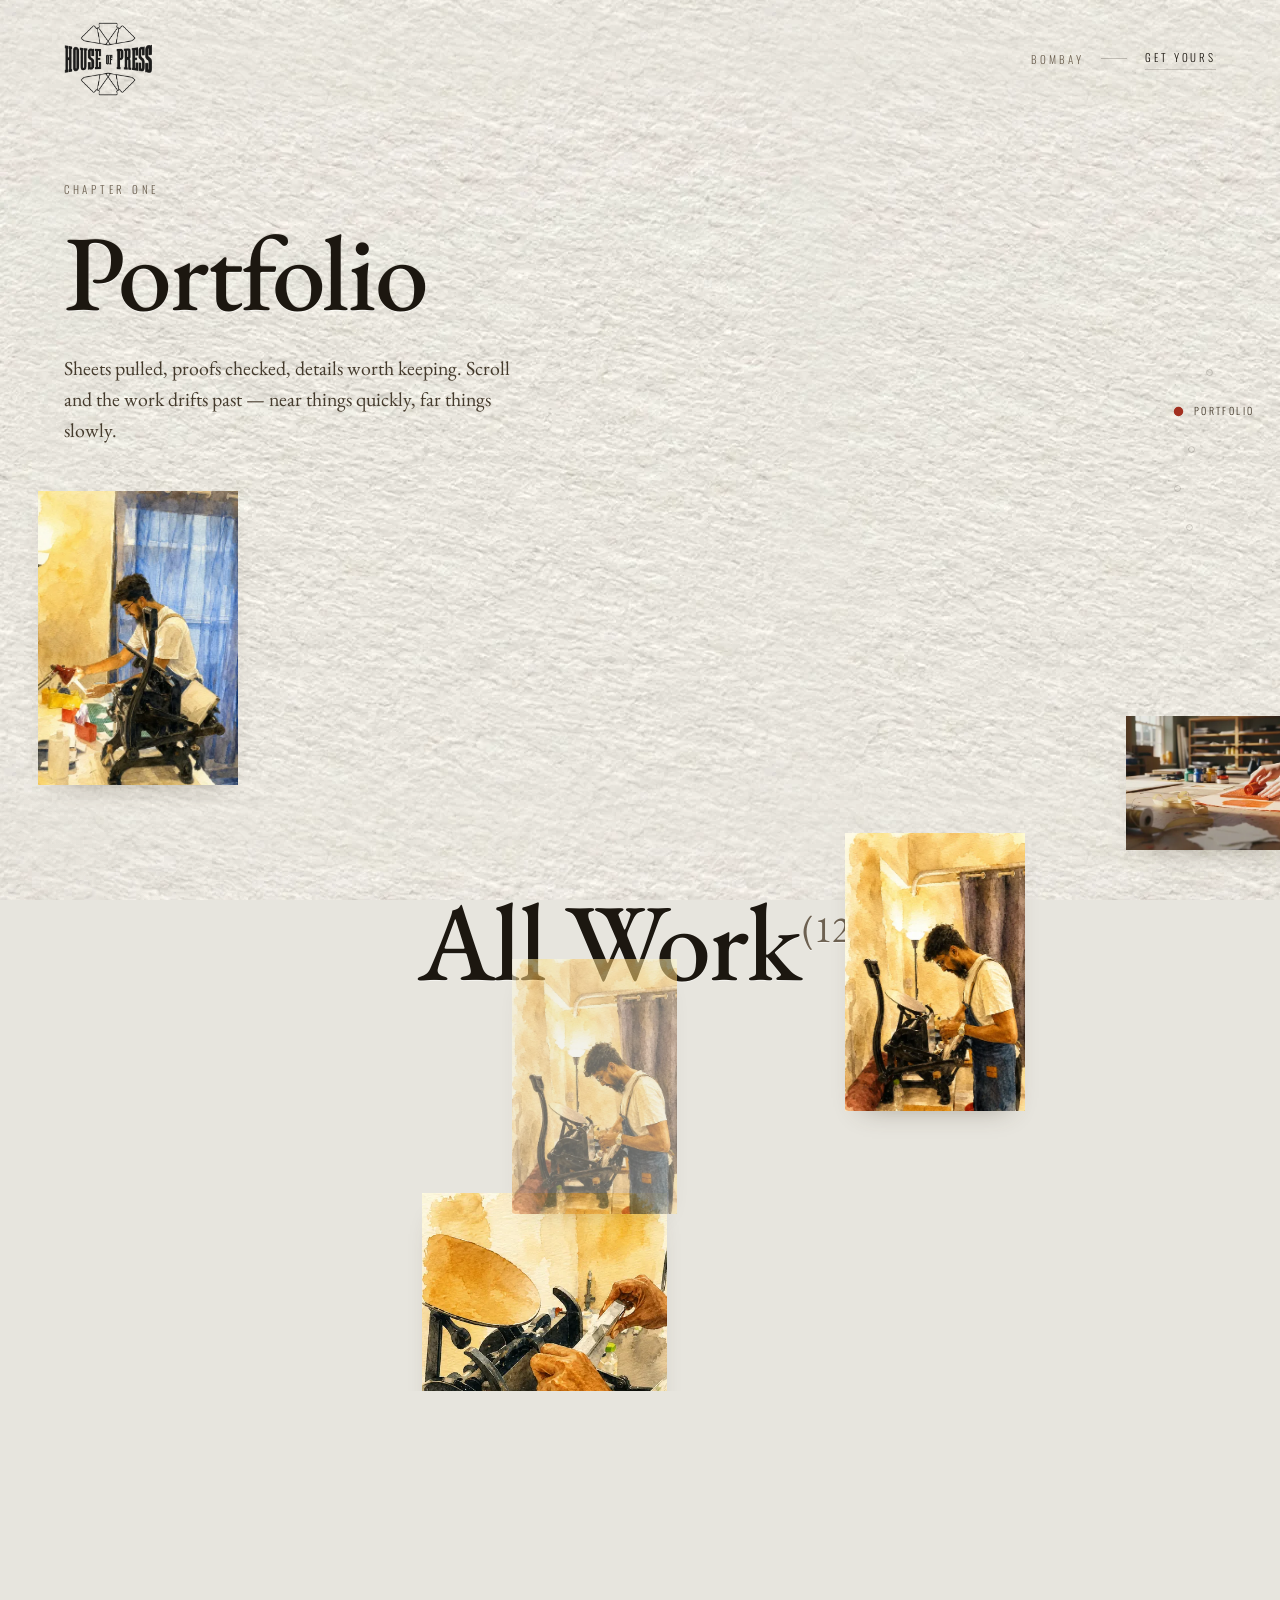
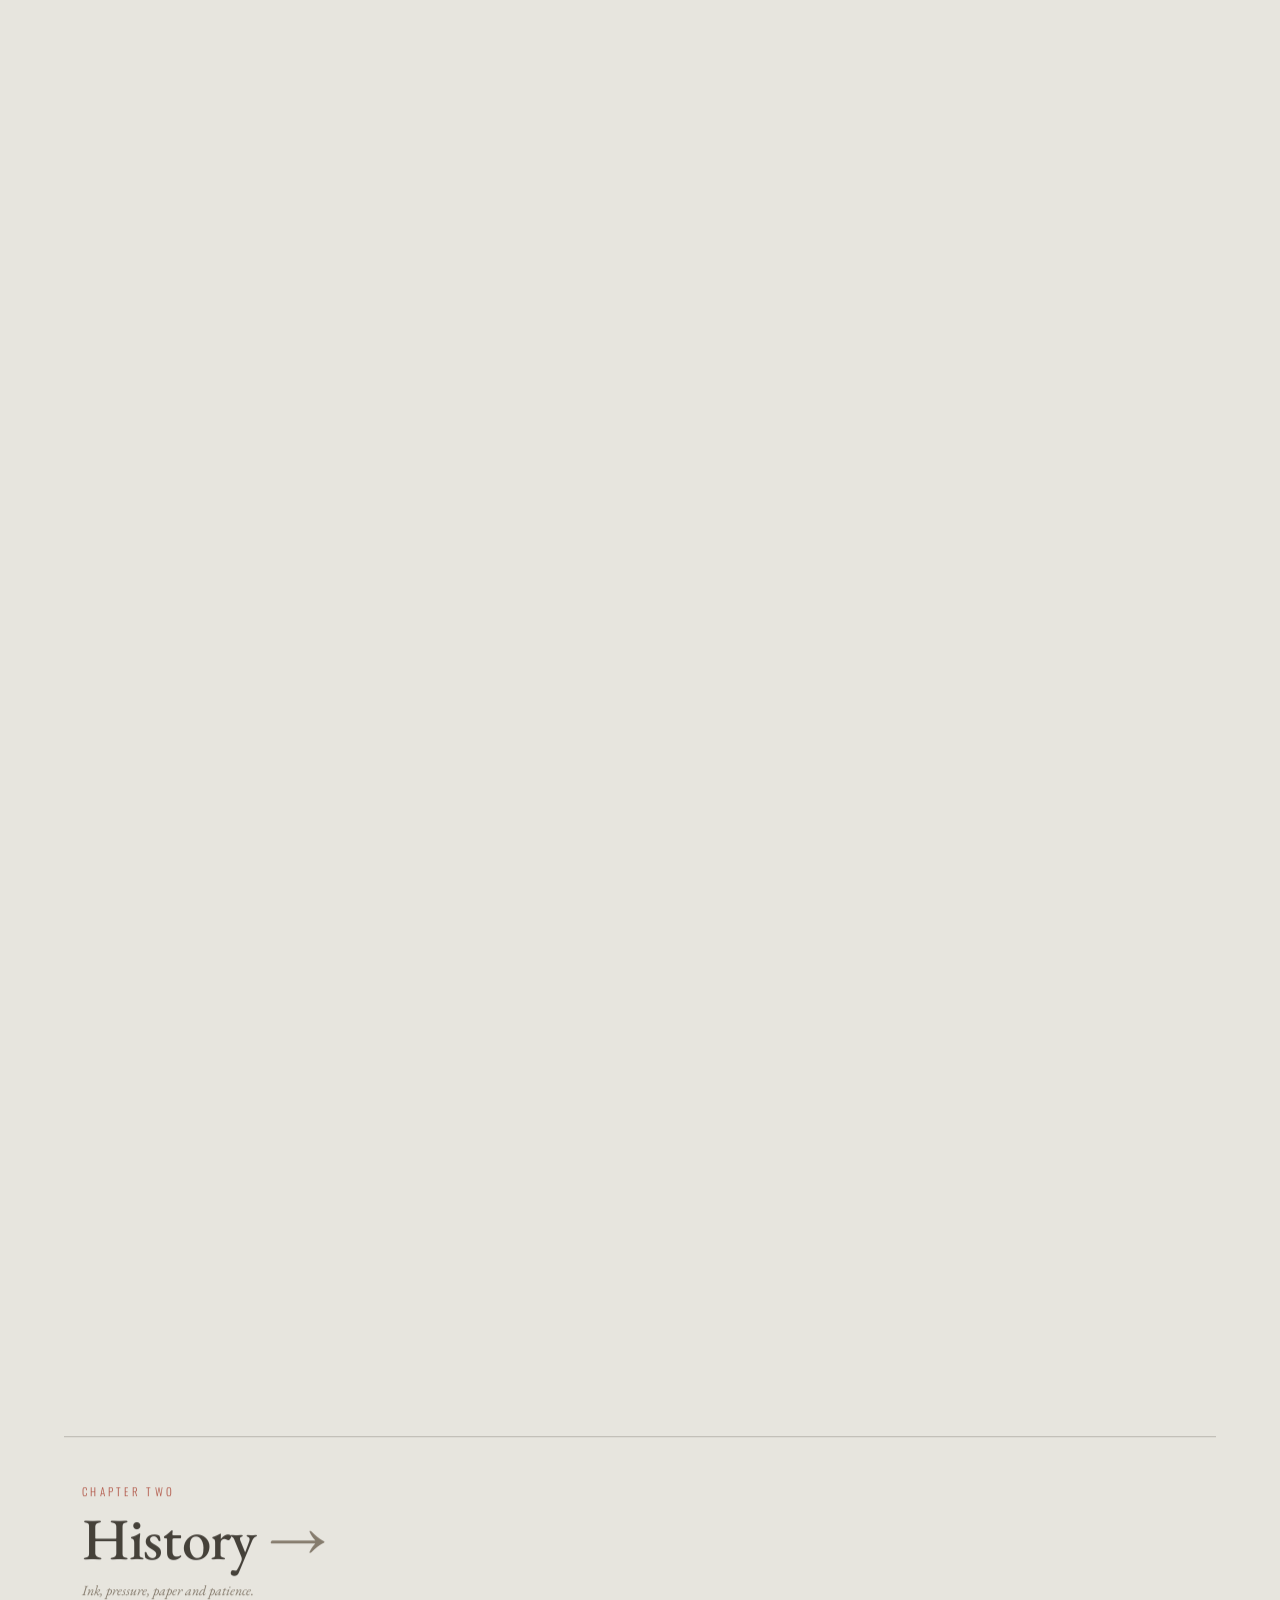
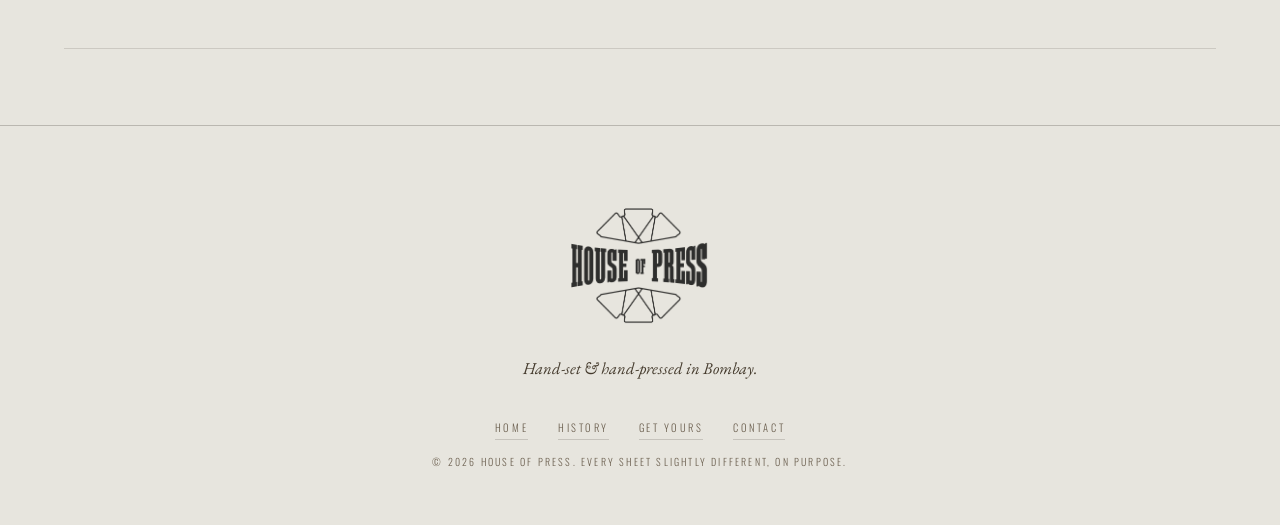
<file: portfolio.html>
<!DOCTYPE html>
<html lang="en">
<head>
<meta charset="utf-8">
<meta name="viewport" content="width=device-width, initial-scale=1">
<title>Portfolio — House of Press</title>
<meta name="description" content="Inking the forme, setting the press, feeding the sheet — the whole of the House of Press process, in three plates.">
<link rel="icon" href="img/logo.png">
<link rel="preconnect" href="https://fonts.googleapis.com">
<link rel="preconnect" href="https://fonts.gstatic.com" crossorigin>
<link href="https://fonts.googleapis.com/css2?family=EB+Garamond:ital,wght@0,400;0,500;0,600;1,400;1,500&family=Oswald:wght@200;300;400;500&display=swap" rel="stylesheet">
<link rel="stylesheet" href="css/style.css">
</head>
<body class="is-loading" data-page="portfolio">

<div class="paper" aria-hidden="true">
  <div class="paper__vignette"></div>
</div>

<div class="loader" id="loader">
  <div class="loader__sheet">
    <div class="loader__stage">
      <img class="loader__wing loader__wing--top" src="img/logo-wing-top.png" alt="">
      <img class="loader__word" src="img/logo-wordmark.png" alt="House of Press">
      <img class="loader__wing loader__wing--bot" src="img/logo-wing-bottom.png" alt="">
    </div>
    <div class="loader__meter">
      <div class="loader__rule"><i id="loaderRule"></i></div>
      <div class="loader__readout">
        <span class="loader__label" id="loaderLabel">Setting the forme</span>
        <span class="loader__pct"><b id="loaderPct">0</b>%</span>
      </div>
    </div>
  </div>
</div>

<div class="pagefade" id="pagefade" aria-hidden="true"></div>

<header class="topbar" id="topbar">
  <a class="topbar__mark" href="index.html" aria-label="House of Press — home">
    <img src="img/logo.png" alt="House of Press">
  </a>
  <nav class="topnav" aria-label="Pages">
    <a href="portfolio.html" aria-current="page">Portfolio</a>
    <a href="history.html">History</a>
    <a href="get-yours.html">Get Yours</a>
    <a href="contact.html">Contact</a>
  </nav>
  <div class="topbar__meta">
    <span class="topbar__place">Bombay</span>
    <span class="topbar__sep"></span>
    <a class="topbar__cta" href="get-yours.html">Get Yours</a>
  </div>
</header>

<nav class="rail" id="rail" aria-label="Pages">
  <ol class="rail__list">
    <li><a href="index.html"     data-rail="home"><span class="rail__dot"></span><span class="rail__name">Home</span></a></li>
    <li><a href="portfolio.html" data-rail="portfolio"><span class="rail__dot"></span><span class="rail__name">Portfolio</span></a></li>
    <li><a href="history.html"   data-rail="history"><span class="rail__dot"></span><span class="rail__name">History</span></a></li>
    <li><a href="get-yours.html" data-rail="getyours"><span class="rail__dot"></span><span class="rail__name">Get Yours</span></a></li>
    <li><a href="contact.html"   data-rail="contact"><span class="rail__dot"></span><span class="rail__name">Contact</span></a></li>
  </ol>
</nav>

<main>

<section class="masthead masthead--tight">
  <div class="chapter__head reveal">
    <p class="eyebrow">Chapter One</p>
    <h1 class="display">Portfolio</h1>
    <p class="lede">Sheets pulled, proofs checked, details worth keeping. Scroll and the work
    drifts past — near things quickly, far things slowly.</p>
  </div>
</section>

<!-- the work, drifting past at its own speeds -->
<section class="scene scene--field" id="field">
  <div class="scene__pin">

    <h2 class="field__title">All Work<sup>(12)</sup></h2>

    <div class="field__stage" id="fieldStage">
      <figure class="ftile" style="--x:3%;  --t:0vh;  --w:200px; --sp:1.10; --o:1">
        <img src="img/field-01.webp" alt="Inking the press with a hand brayer" loading="lazy"></figure>
      <figure class="ftile" style="--x:66%; --t:38vh;  --w:180px; --sp:0.82; --o:1">
        <img src="img/field-02.webp" alt="Setting up an impression at the press" loading="lazy"></figure>
      <figure class="ftile" style="--x:33%; --t:78vh;  --w:245px; --sp:1.32; --o:1">
        <img src="img/field-03.webp" alt="Feeding a sheet into the platen" loading="lazy"></figure>
      <figure class="ftile" style="--x:78%; --t:127vh;  --w:250px; --sp:0.95; --o:1">
        <img src="img/field-04.webp" alt="The studio bench, ink and stock laid out" loading="lazy"></figure>
      <figure class="ftile" style="--x:10%; --t:148vh; --w:235px; --sp:0.78; --o:.55">
        <img src="img/field-05.webp" alt="Freshly pulled sheets on the drying rack" loading="lazy"></figure>
      <figure class="ftile" style="--x:50%; --t:214vh; --w:275px; --sp:1.22; --o:1">
        <img src="img/field-06.webp" alt="Working ink out across the plate" loading="lazy"></figure>
      <figure class="ftile" style="--x:86%; --t:283vh; --w:185px; --sp:1.45; --o:1">
        <img src="img/field-07.webp" alt="The brayer laid against the forme" loading="lazy"></figure>
      <figure class="ftile" style="--x:1%;  --t:246vh; --w:205px; --sp:0.92; --o:1">
        <img src="img/field-08.webp" alt="The platen closed against the chase" loading="lazy"></figure>
      <figure class="ftile" style="--x:57%; --t:245vh; --w:250px; --sp:0.76; --o:.5">
        <img src="img/field-09.webp" alt="Hands squaring a sheet on the feed board" loading="lazy"></figure>
      <figure class="ftile" style="--x:26%; --t:386vh; --w:220px; --sp:1.28; --o:1">
        <img src="img/field-10.webp" alt="Ink pots and rollers on the bench" loading="lazy"></figure>
      <figure class="ftile" style="--x:72%; --t:361vh; --w:240px; --sp:1.02; --o:1">
        <img src="img/field-11.webp" alt="The press standing in the workshop" loading="lazy"></figure>
      <figure class="ftile" style="--x:6%;  --t:330vh; --w:210px; --sp:0.80; --o:.6">
        <img src="img/field-12.webp" alt="Printed sheets stacked on the workshop table" loading="lazy"></figure>

      <!-- second passes: the same work seen again, smaller and further off,
           slotted into the gaps so the field never thins out -->
      <figure class="ftile" style="--x:40%; --t:52vh;  --w:165px; --sp:1.05; --o:.55" aria-hidden="true">
        <img src="img/field-02.webp" alt="" loading="lazy"></figure>
      <figure class="ftile" style="--x:88%; --t:25vh;  --w:170px; --sp:0.88; --o:1" aria-hidden="true">
        <img src="img/field-10.webp" alt="" loading="lazy"></figure>
      <figure class="ftile" style="--x:15%; --t:150vh; --w:195px; --sp:1.15; --o:1" aria-hidden="true">
        <img src="img/field-06.webp" alt="" loading="lazy"></figure>
      <figure class="ftile" style="--x:62%; --t:197vh; --w:215px; --sp:0.90; --o:.5" aria-hidden="true">
        <img src="img/field-01.webp" alt="" loading="lazy"></figure>
      <figure class="ftile" style="--x:40%; --t:333vh; --w:175px; --sp:1.35; --o:1" aria-hidden="true">
        <img src="img/field-11.webp" alt="" loading="lazy"></figure>
      <figure class="ftile" style="--x:80%; --t:302vh; --w:190px; --sp:0.85; --o:.6" aria-hidden="true">
        <img src="img/field-04.webp" alt="" loading="lazy"></figure>
    </div>

  </div>
</section>

<nav class="nextchapter reveal" aria-label="Next chapter">
  <a href="history.html">
    <span class="nextchapter__k">Chapter Two</span>
    <span class="nextchapter__t">History <em>&rarr;</em></span>
    <span class="nextchapter__d">Ink, pressure, paper and patience.</span>
  </a>
</nav>

</main>

<footer class="foot">
  <img class="foot__mark" src="img/logo.png" alt="House of Press">
  <p class="foot__line">Hand-set &amp; hand-pressed in Bombay.</p>
  <nav class="foot__nav" aria-label="Pages">
    <a href="index.html">Home</a>
    <a href="history.html">History</a>
    <a href="get-yours.html">Get Yours</a>
    <a href="contact.html">Contact</a>
  </nav>
  <p class="foot__fine">© <span id="year">2026</span> House of Press. Every sheet slightly different, on purpose.</p>
</footer>

<script src="js/vendor/gsap.min.js"></script>
<script src="js/vendor/ScrollTrigger.min.js"></script>
<script src="js/vendor/lenis.min.js"></script>
<script src="js/main.js"></script>
</body>
</html>
</file>
<file: css/style.css>
/* ═══════════════════════════════════════════════════════════════════
   HOUSE OF PRESS
   Hand-set letterpress · Bombay
   ═══════════════════════════════════════════════════════════════════ */

/* ── tokens ──────────────────────────────────────────────────────── */
:root{
  --paper:        #e7e5de;
  --paper-lit:    #f2eee7;
  --paper-deep:   #cec8ba;
  --paper-shade:  #b6afa0;

  --ink:          #1c1710;
  --ink-2:        #443a2c;
  --ink-3:        #6d6151;
  --ink-faint:    rgba(28,23,16,.16);

  --red:          #a3301f;
  --red-lit:      #c04630;

  --rule:         rgba(28,23,16,.22);
  --rule-soft:    rgba(28,23,16,.11);

  --serif:  'EB Garamond', 'Iowan Old Style', Georgia, 'Times New Roman', serif;
  --sans:   'Oswald', 'Barlow Condensed', 'Haettenschweiler', 'Arial Narrow', sans-serif;

  --gut:    clamp(20px, 5vw, 90px);
  --measure: 62ch;

  /* the fixed bar's own metrics, so anything sitting under it can clear it
     instead of guessing — the mark is 578x480, hence the 0.831 */
  --bar-pad:  clamp(14px, 1.7vw, 24px);
  --bar-mark: clamp(78px, 7vw, 104px);
  --bar-h:    calc(var(--bar-pad) * 2 + var(--bar-mark) * 0.831);

  --ease:   cubic-bezier(.22,.61,.36,1);
}

*,*::before,*::after{ box-sizing:border-box; }

html{
  -webkit-text-size-adjust:100%;
  scroll-behavior:auto;
}

body{
  margin:0;
  background:var(--paper);
  color:var(--ink);
  font-family:var(--serif);
  font-size:clamp(16px,1.02vw,19px);
  line-height:1.68;
  font-weight:400;
  overflow-x:hidden;
  -webkit-font-smoothing:antialiased;
  text-rendering:optimizeLegibility;
}
body.is-loading{ overflow:hidden; height:100vh; height:100svh; }

img{ display:block; max-width:100%; }
a{ color:inherit; }

::selection{ background:var(--red); color:var(--paper-lit); }


/* ═══════════════════════ PAPER TEXTURE ═════════════════════════════ */
/* A photographed sheet of cotton rag, flattened of its lighting and made to
   tile (tools/tile.ps1). Fixed to the viewport, so content moves across the
   paper rather than the paper scrolling with it. */
.paper{
  position:fixed; inset:0; z-index:0; pointer-events:none;
  background-color:var(--paper);
  background-image:url("../img/paper.webp");
  background-repeat:repeat;
  background-size:760px 760px;
}
/* the barest fall-off at the edges, so the sheet reads as lit rather than flat */
.paper__vignette{
  position:absolute; inset:0;
  background:radial-gradient(130% 100% at 50% 42%, rgba(0,0,0,0) 58%, rgba(74,64,48,.055) 84%, rgba(60,52,38,.10) 100%);
}


/* ═══════════════════════════ LOADER ════════════════════════════════ */
.loader{
  position:fixed; inset:0; z-index:1000;
  display:grid; place-items:center;
  background-color:var(--paper);
  background-image:url("../img/paper.webp");
  background-repeat:repeat;
  background-size:760px 760px;
}
.loader__sheet{ position:relative; z-index:2; text-align:center; }

/* the three plates are laid back into the exact geometry of the mark */
.loader__stage{
  position:relative;
  width:min(54vw,470px);
  aspect-ratio:578 / 480;
  margin:0 auto;
}
.loader__stage img{ position:absolute; }
.loader__wing{ opacity:0; will-change:transform,opacity; }
.loader__wing--top{ left:18.685%; top: 1.042%; width:60.381%; height:29.375%; }
.loader__word{
  left: 0.865%; top:30.417%; width:97.059%; height:38.542%;
  opacity:0; will-change:transform,opacity,filter;
}
.loader__wing--bot{ left:18.685%; top:68.542%; width:60.381%; height:30.417%; }

.loader__meter{ margin-top:clamp(26px,3.4vw,44px); }
.loader__rule{
  position:relative; height:2px; width:min(54vw,470px); margin:0 auto;
  background:var(--rule-soft);
}
.loader__rule i{
  position:absolute; inset:0 auto 0 0; width:0%;
  background:var(--ink); display:block;
}
.loader__readout{
  display:flex; justify-content:space-between; align-items:baseline;
  width:min(54vw,470px); margin:10px auto 0;
  font-family:var(--sans); font-weight:300;
  font-size:11px; letter-spacing:.26em; text-transform:uppercase;
  color:var(--ink-3);
}
.loader__pct b{ font-weight:400; color:var(--ink-2); font-variant-numeric:tabular-nums; }


/* ═══════════════════ PAGE-TO-PAGE CURTAIN ═════════════════════════ */
.pagefade{
  position:fixed; inset:0; z-index:999;
  opacity:0; pointer-events:none;
  background-color:var(--paper);
  background-image:url("../img/paper.webp");
  background-repeat:repeat;
  background-size:760px 760px;
}


/* ═══════════════════════════ CHROME ════════════════════════════════ */
.topbar{
  position:fixed; z-index:90; top:0; left:0; right:0;
  display:flex; align-items:center; justify-content:space-between;
  padding:var(--bar-pad) var(--gut);
  pointer-events:none;
  opacity:0;
}
.topbar > *{ pointer-events:auto; }
.topbar__mark img{ width:var(--bar-mark); opacity:.88; }
.topbar__meta{
  display:flex; align-items:center; gap:clamp(12px,1.4vw,20px);
  font-family:var(--sans); font-weight:300;
  font-size:11px; letter-spacing:.26em; text-transform:uppercase;
}
.topbar__place{ color:var(--ink-3); }
.topbar__sep{ width:26px; height:1px; background:var(--rule); }
.topbar__cta{
  text-decoration:none; color:var(--ink);
  border-bottom:1px solid var(--ink-faint);
  padding-bottom:3px; transition:border-color .35s, color .35s;
}
.topbar__cta:hover{ color:var(--red); border-color:var(--red); }

/* horizontal nav — carries the site where the rail is hidden */
.topnav{ display:none; gap:clamp(12px,2.2vw,26px); }
.topnav a{
  text-decoration:none; color:var(--ink-3);
  font-family:var(--sans); font-weight:300;
  font-size:10.5px; letter-spacing:.2em; text-transform:uppercase;
  padding-bottom:3px; border-bottom:1px solid transparent;
  transition:color .35s, border-color .35s;
}
.topnav a:hover{ color:var(--ink); }
.topnav a[aria-current="page"]{ color:var(--red); border-bottom-color:var(--red); }

/* while the chrome sits over the hero artwork it flips to paper-white */
.topbar__mark img,
.topbar__place, .topbar__cta, .topbar__sep{
  transition:filter .6s var(--ease), color .6s var(--ease),
             border-color .6s var(--ease), background-color .6s var(--ease);
}
body.over-media .topbar__mark img{
  filter:invert(1) drop-shadow(0 1px 5px rgba(0,0,0,.55));
}
body.over-media .topbar__place{ color:rgba(242,238,231,.72); text-shadow:0 1px 5px rgba(0,0,0,.5); }
body.over-media .topbar__sep{ background:rgba(242,238,231,.4); }
body.over-media .topbar__cta{
  color:#f2eee7; border-color:rgba(242,238,231,.45);
  text-shadow:0 1px 5px rgba(0,0,0,.5);
}
body.over-media .topbar__cta:hover{ color:#fff; border-color:#fff; }

body.over-media .rail__dot{ border-color:rgba(242,238,231,.5); }
body.over-media .rail__name{ color:rgba(242,238,231,.8); text-shadow:0 1px 5px rgba(0,0,0,.5); }
body.over-media .rail__list a.is-on .rail__dot{ background:var(--red-lit); border-color:var(--red-lit); }
body.over-media .rail__list a.is-on .rail__name{ color:#f2eee7; }

/* right-hand progress rail */
.rail{
  position:fixed; z-index:90; right:clamp(14px,2vw,34px); top:50%;
  transform:translateY(-50%);
  opacity:0;
}
.rail__list{ list-style:none; margin:0; padding:0; display:flex; flex-direction:column; gap:clamp(14px,1.8vw,22px); }
.rail__list a{
  display:flex; align-items:center; justify-content:flex-end;
  gap:12px; text-decoration:none;
}
.rail__dot{
  width:7px; height:7px; border-radius:50%;
  border:1px solid var(--ink-faint); background:transparent;
  transition:background .4s var(--ease), border-color .4s var(--ease), transform .4s var(--ease);
  flex:none;
}
.rail__name{
  font-family:var(--sans); font-weight:300;
  font-size:10px; letter-spacing:.24em; text-transform:uppercase;
  color:var(--ink-3);
  opacity:0; transform:translateX(6px);
  transition:opacity .4s var(--ease), transform .4s var(--ease);
  white-space:nowrap;
}
.rail__list a:hover .rail__name{ opacity:1; transform:none; }
.rail__list a:hover .rail__dot{ border-color:var(--ink-2); }
.rail__list a.is-on .rail__dot{ background:var(--red); border-color:var(--red); transform:scale(1.35); }
.rail__list a.is-on .rail__name{ opacity:1; transform:none; color:var(--ink-2); }


/* ════════════════════════ SHARED TYPE ══════════════════════════════ */
.eyebrow{
  font-family:var(--sans); font-weight:300;
  font-size:11px; letter-spacing:.34em; text-transform:uppercase;
  color:var(--ink-3); margin:0 0 clamp(16px,1.8vw,26px);
}
.eyebrow--red{ color:var(--red); }

.display{
  font-family:var(--serif); font-weight:500;
  font-size:clamp(46px,8.4vw,124px);
  line-height:.94; letter-spacing:-.018em;
  margin:0 0 clamp(20px,2.4vw,34px);
  text-shadow:0 1px 0 rgba(255,255,253,.62), 0 -1px 1px rgba(60,45,25,.09);
}
.lede{
  font-size:clamp(18px,1.55vw,25px); line-height:1.56;
  color:var(--ink-2); max-width:46ch; margin:0;
}

.reveal{ will-change:transform,opacity; }
.js .reveal{ opacity:0; transform:translateY(26px); }


/* ═══════════════════════ SCENE SCAFFOLD ════════════════════════════ */
.scene{ position:relative; z-index:1; }
.scene__pin{
  position:sticky; top:0;
  /* svh, not vh: on a phone the address bar makes 100vh taller than what you
     can see, so a pinned scene sits low and jumps when the bar hides */
  height:100vh; height:100svh;
  overflow:hidden;
}

#home{ height:340vh; }
.scene--diagram{ height:320vh; }


/* ══════════════════════════ 1 · HOME ═══════════════════════════════ */
.hero__media{
  position:absolute; inset:0; overflow:hidden;
  clip-path:circle(150% at 50% 50%);
  will-change:clip-path,transform;
}
.hero__media img{
  width:100%; height:100%; object-fit:cover;
  transform-origin:50% 50%;
  will-change:transform;
}
.hero__media::after{        /* keeps the artwork sitting on paper, not glass */
  content:''; position:absolute; inset:0; pointer-events:none;
  background:
    linear-gradient(to bottom, rgba(30,20,6,.34) 0%, rgba(30,20,6,0) 16%),
    radial-gradient(115% 90% at 50% 45%, rgba(0,0,0,0) 55%, rgba(48,34,14,.28) 100%);
  mix-blend-mode:multiply;
}

.hero__cue{
  position:absolute; left:50%; bottom:clamp(28px,4vh,54px);
  transform:translateX(-50%);
  display:flex; flex-direction:column; align-items:center; gap:12px;
  z-index:5;
}
.hero__cueword{
  font-family:var(--sans); font-weight:300;
  font-size:10px; letter-spacing:.36em; text-transform:uppercase;
  color:#f7eeda;
  text-shadow:0 1px 3px rgba(0,0,0,.9), 0 0 16px rgba(0,0,0,.65);
}
.hero__cueline{
  width:1px; height:clamp(34px,5vh,58px);
  background:linear-gradient(to bottom, rgba(246,244,238,.95), rgba(246,244,238,0));
  box-shadow:0 0 8px rgba(0,0,0,.6);
  animation:cue 2.3s var(--ease) infinite;
  transform-origin:top;
}
@keyframes cue{
  0%   { transform:scaleY(0);   opacity:0; }
  35%  { transform:scaleY(1);   opacity:1; }
  100% { transform:scaleY(1);   opacity:0; }
}

/* ══════════ HOME · THE WORK — drawn in ink, then painted ══════════ */
.scene--process{ height:460vh; }

/* Two stacked sticky scenes hand over badly on their own: the hero's pin
   scrolls out empty while this one is still below the fold, which leaves a
   blank screen between them. Pulling this section up by 60vh means its
   artwork rises into view just as the hero's circle finishes closing.
   Desktop only — the section is static once it unpins. */
@media (min-width:821px){
  .scene--process{ margin-top:-60vh; }
}

.process__eyebrow{
  position:absolute; left:var(--gut); margin:0; z-index:3;
  top:calc(var(--bar-h) + clamp(20px,2.6vh,38px));   /* clears the fixed bar */
  font-family:var(--sans); font-weight:300;
  font-size:11px; letter-spacing:.32em; text-transform:uppercase;
  color:var(--ink-3);
}

.step{ position:absolute; inset:0; pointer-events:none; }

/* the artwork sits over to the right, well clear of the plaque —
   the rail needs the last slice of the viewport to itself */
.step__stage{
  position:absolute; inset:0;
  display:flex; align-items:center; justify-content:flex-end;
  padding:clamp(70px,11vh,130px) var(--gut) clamp(70px,10vh,120px);
  padding-left:clamp(300px,33vw,460px);
  padding-right:clamp(70px,10vw,190px);
}

/* the ink drawing and the painted plate occupy exactly the same box */
.step__art{
  position:relative; margin:0;
  height:min(72vh,780px);
  will-change:transform,opacity;
}
/* no display here: it would outrank .step__line's display:none on mobile */
.step__art img{ height:100%; width:auto; }
/* cut-outs, so no box shadow — that would draw a rectangle around a
   transparent plate. They sit on the paper the way the drawing does. */
.step__paint{ will-change:opacity,transform; }
.step__line{
  position:absolute; inset:0;
  width:100%; height:100%;
  will-change:opacity,-webkit-mask-image,mask-image;
}

.plaque-wrap{
  position:absolute; left:var(--gut); top:50%;
  transform:translateY(-50%);
  width:min(38vw,430px); z-index:2;
}
/* an actual card lying on the page: brighter stock than the sheet under it,
   its own thickness at the bottom edge, and a shadow cast onto the paper */
.plaque{
  position:relative;
  aspect-ratio:1.62;
  display:flex; flex-direction:column; align-items:center; justify-content:center;
  padding:clamp(20px,2.2vw,32px) clamp(22px,2.6vw,38px);
  text-align:center;
  border-radius:3px;
  background-color:#f4f1ea;
  background-image:
    linear-gradient(rgba(255,253,247,.55), rgba(255,253,247,.55)),
    url("../img/paper.webp");
  background-size:auto, 520px 520px;
  box-shadow:
    inset 0 1px 0 rgba(255,255,255,.75),
    0 1px 0 #e9e5db,                          /* the stock's own edge */
    0 2px 0 #ddd8cc,
    0 3px 1px rgba(78,68,52,.10),
    0 12px 20px -10px rgba(70,60,44,.26),     /* cast onto the sheet */
    0 30px 44px -26px rgba(70,60,44,.30);
  will-change:transform,opacity;
}
.plaque__n{
  margin:0 0 clamp(12px,1.4vw,18px);
  font-family:var(--sans); font-weight:300;
  font-size:10.5px; letter-spacing:.34em; text-transform:uppercase;
  color:var(--red);
}
.plaque__t{
  margin:0 0 clamp(14px,1.6vw,22px);
  font-family:var(--serif); font-weight:500;
  font-size:clamp(16px,1.55vw,24px); line-height:1.28;
  letter-spacing:.07em; text-transform:uppercase;
  text-shadow:0 1px 0 rgba(255,255,253,.5);
}
.plaque__b{
  margin:0;
  font-size:clamp(13px,.98vw,16px); line-height:1.78;
  color:var(--ink-2);
}

.step__ticks{
  position:absolute; left:var(--gut); bottom:clamp(34px,5vh,58px); z-index:3;
  display:flex; gap:16px; align-items:baseline;
  font-family:var(--sans); font-weight:300;
  font-size:11px; letter-spacing:.24em;
  color:rgba(28,23,16,.3);
}
.step__tick{ transition:color .5s var(--ease); }
.step__tick.is-on{ color:var(--red); }


/* ══════════ HOME · TWO WAYS IN — a full-bleed 50/50 split ═════════ */
.split{
  position:relative; z-index:1;
  display:grid; grid-template-columns:1fr 1fr;
  height:100vh; height:100svh;
  margin-top:clamp(70px,10vh,140px);
}
.split__half{
  position:relative; overflow:hidden;
  display:block; text-decoration:none; color:inherit;
  padding:clamp(22px,3vh,44px) clamp(20px,2.6vw,46px);
  /* the labels sit at the panel's top edge, which is exactly where the fixed
     bar is when the panel reaches the top of the viewport */
  padding-top:calc(var(--bar-h) + clamp(14px,2vh,30px));
}
/* the image is oversized and shifted by scroll, so the panel is never a
   static block — it breathes the way the reference's video does */
.split__media{
  position:absolute; inset:-8% 0;
  display:block; will-change:transform;
}
.split__media img{
  width:100%; height:100%; object-fit:cover;
  transition:transform 1.1s var(--ease);
}

/* the work panel carries the studio's own reel, laid in exactly where the
   photograph was so the parallax and the hover push move it the same way */
.split__media video{
  width:100%; height:100%; object-fit:cover;
  transition:transform 1.1s var(--ease);
  background:var(--ink);
}
.split__half:hover .split__media video{ transform:scale(1.045); }

/* The boxes were shot whole on a studio sweep, and the frame is only 491px
   wide. Cropping into it to fill a tall panel would have blown up a third of
   the photo by two and a half times, so this panel keeps the whole frame and
   continues the sweep behind it instead of cropping into it. */
.split__media--plate{
  background:linear-gradient(to bottom,#8b837e 0%,#847c78 34%,#756a62 100%);
}
.split__media--plate img{
  object-fit:contain;
  padding:clamp(16px,4%,54px);
}
/* Type over footage has to survive whatever frame happens to be underneath.
   Measured across all 582 frames of the reel, a single top scrim left the
   label unreadable in 22% of them, the standfirst in 79% and the arrow in
   40% — the clip runs from a black press to a white wall. So both ends of
   the panel carry a scrim now, each holding its weight through the band the
   type actually occupies and releasing immediately below it. */
.split__half::after{
  content:''; position:absolute; inset:0; pointer-events:none;
  background:
    linear-gradient(to bottom, rgba(28,23,16,.66) 0%, rgba(28,23,16,.52) 30%, rgba(28,23,16,0) 50%),
    linear-gradient(to top,    rgba(28,23,16,.62) 0%, rgba(28,23,16,.50) 10%, rgba(28,23,16,0) 22%);
}
.split__label,
.split__line,
.split__go{ position:relative; z-index:2; color:#f6f3ec; }

/* A pale photograph will not carry white type. The panel says which it is and
   the type follows: ink on a light frame, paper-white on a dark one. */
.split__half--onlight::after{
  background:
    linear-gradient(to bottom, rgba(247,245,239,.82) 0%, rgba(247,245,239,.64) 30%, rgba(247,245,239,0) 50%),
    linear-gradient(to top,    rgba(247,245,239,.60) 0%, rgba(247,245,239,.46) 10%, rgba(247,245,239,0) 22%);
}
.split__half--onlight .split__label,
.split__half--onlight .split__line,
.split__half--onlight .split__go{
  color:var(--ink);
  text-shadow:0 1px 0 rgba(255,255,255,.55);
}
.split__half--onlight .split__line{ color:var(--ink-2); }

.split__label{
  display:block;
  font-family:var(--serif); font-weight:500;
  font-size:clamp(20px,2.1vw,30px); line-height:1;
  letter-spacing:.005em;
  text-shadow:0 1px 2px rgba(0,0,0,.55), 0 2px 14px rgba(0,0,0,.4);
}
.split__line{
  display:block; max-width:30ch;
  margin-top:clamp(10px,1.4vh,18px);
  font-size:clamp(13px,1.02vw,17px); line-height:1.55;
  color:rgba(246,243,236,.92);
  text-shadow:0 1px 2px rgba(0,0,0,.55), 0 2px 12px rgba(0,0,0,.35);
}
.split__go{
  position:absolute; z-index:2;
  left:clamp(20px,2.6vw,46px); bottom:clamp(22px,3vh,44px);
  font-size:clamp(20px,1.9vw,28px);
  transition:transform .5s var(--ease);
}
/* the second panel reads from the right, the way the reference mirrors them */
.split__half--b{ text-align:right; }
.split__half--b .split__line{ margin-left:auto; }
.split__half--b .split__go{ left:auto; right:clamp(20px,2.6vw,46px); }

.split__half:hover .split__media img{ transform:scale(1.045); }
.split__half:hover .split__go{ transform:translateX(10px); }
.split__half--b:hover .split__go{ transform:translateX(-10px); }



/* ═════════════════════ INNER-PAGE MASTHEAD ═════════════════════════ */
.masthead{
  position:relative; z-index:1;
  max-width:1440px; margin:0 auto;
  padding:clamp(120px,20vh,240px) var(--gut) clamp(60px,9vh,120px);
}
.masthead .chapter__head{ max-width:var(--measure); }


/* ═══════════════════════ NEXT-CHAPTER LINK ═════════════════════════ */
.nextchapter{
  position:relative; z-index:1;
  max-width:1440px; margin:0 auto;
  padding:0 var(--gut);
}
.nextchapter a{
  display:flex; flex-direction:column; gap:10px;
  padding:clamp(34px,5vh,66px) clamp(6px,1.4vw,24px);
  border-top:1px solid var(--rule);
  border-bottom:1px solid var(--rule);
  text-decoration:none;
  transition:padding-left .5s var(--ease);
}
.nextchapter a:hover{ padding-left:clamp(18px,2.6vw,42px); }
.nextchapter__k{
  font-family:var(--sans); font-weight:300;
  font-size:11px; letter-spacing:.3em; text-transform:uppercase;
  color:var(--red);
}
.nextchapter__t{
  font-size:clamp(32px,4.6vw,68px); line-height:1; font-weight:500;
  letter-spacing:-.014em;
  text-shadow:0 1px 0 rgba(255,255,253,.55);
}
.nextchapter__t em{
  font-style:normal; display:inline-block;
  transition:transform .5s var(--ease); color:var(--ink-3);
}
.nextchapter a:hover .nextchapter__t em{ transform:translateX(12px); color:var(--red); }
.nextchapter__d{ font-style:italic; color:var(--ink-3); font-size:clamp(14px,1.1vw,18px); }


/* ═══════════════════════ CHAPTER LAYOUT ════════════════════════════ */
.chapter{
  position:relative; z-index:1;
  padding:clamp(90px,13vh,190px) var(--gut);
  max-width:1440px; margin:0 auto;
}
.chapter__head{ max-width:var(--measure); }

.prose{
  max-width:var(--measure);
  margin:clamp(40px,6vh,84px) 0 0;
  font-size:clamp(16px,1.12vw,20px);
  color:var(--ink-2);
}
.prose p + p{ margin-top:1.5em; }

/* pull quote */
.pullquote{
  margin:clamp(60px,9vh,130px) 0 0;
  padding:clamp(34px,4.4vw,64px) 0;
  border-top:1px solid var(--rule);
  border-bottom:1px solid var(--rule);
  text-align:center;
}
.pullquote blockquote{
  margin:0;
  font-size:clamp(30px,5vw,72px); line-height:1.08;
  font-weight:500; letter-spacing:-.012em;
  text-shadow:0 1px 0 rgba(255,255,253,.6);
}
.pullquote figcaption{
  margin-top:clamp(16px,1.8vw,24px);
  font-family:var(--sans); font-weight:300;
  font-size:11px; letter-spacing:.3em; text-transform:uppercase;
  color:var(--ink-3);
}


/* ═══════════ PORTFOLIO · the work, drifting past ═══════════════════ */
.scene--field{ height:460vh; }

.field__title{
  position:absolute; left:50%; top:50%;
  transform:translate(-50%,-50%);
  margin:0; z-index:1;                 /* the work passes in front of it */
  white-space:nowrap;
  font-family:var(--serif); font-weight:500;
  font-size:clamp(52px,8.6vw,132px); line-height:1;
  letter-spacing:-.02em;
  text-shadow:0 1px 0 rgba(255,255,253,.6);
}
.field__title sup{
  font-size:.34em; font-weight:400;
  vertical-align:super; margin-left:.06em;
  color:var(--ink-3); letter-spacing:0;
}

.field__stage{ position:absolute; inset:0; z-index:2; }

/* each tile carries its own place and its own rate of travel */
/* --ts and --ws let a narrow screen compress the whole field without having to
   restate every tile's inline position: the scene sets them once. */
.ftile{
  position:absolute;
  left:var(--x);
  top:calc(var(--t) * var(--ts, 1));
  width:calc(var(--w) * var(--ws, 1));
  margin:0; opacity:var(--o,1);
  will-change:transform;
}
.ftile img{
  width:100%; height:auto;
  box-shadow:0 14px 26px -18px rgba(70,60,44,.45);
}

.masthead--tight{ padding-bottom:clamp(30px,5vh,64px); }


/* ════════════════════ 3 · ANNOTATED DIAGRAM ════════════════════════ */
.diagram{
  position:absolute; inset:0;
  display:flex; flex-direction:column; align-items:center; justify-content:center;
  padding:clamp(50px,7vh,90px) var(--gut);
  gap:clamp(16px,2vh,28px);
}
.diagram__plate{
  position:relative;
  height:min(72vh,720px);
  aspect-ratio:1100/1543;
}
.diagram__imgwrap{ position:absolute; inset:0; overflow:hidden; }
.diagram__img{
  width:100%; height:100%; object-fit:contain;
  opacity:.92;
  will-change:clip-path;
}
.diagram__lines{
  position:absolute; inset:0; width:100%; height:100%;
  overflow:visible; pointer-events:none;
}
/* viewBox is stretched (preserveAspectRatio=none), so the stroke must not scale */
.dline{
  fill:none; stroke:var(--ink-2); stroke-width:1px;
  vector-effect:non-scaling-stroke;
}

.tag{
  position:absolute; top:var(--ty);
  transform:translateY(-50%);
  white-space:nowrap;
}
.tag--l{ right:103%; text-align:right; }
.tag--r{ left:103%;  text-align:left;  }
/* visible by default so the plate still reads without JS; the desktop
   timeline hides them again before drawing them in */
.tag__in{
  display:flex; flex-direction:column; gap:2px;
  will-change:transform,opacity;
}
.tag--l .tag__in{ align-items:flex-end; }
.tag--r .tag__in{ align-items:flex-start; }
.tag b{
  font-family:var(--sans); font-weight:400;
  font-size:clamp(10px,.85vw,13px); letter-spacing:.22em; text-transform:uppercase;
  color:var(--ink);
}
.tag i{
  font-style:italic; font-size:clamp(11px,.9vw,14px);
  color:var(--ink-3);
}

.diagram__cap{
  text-align:center; display:flex; flex-direction:column; gap:6px;
  padding-top:clamp(10px,1.4vh,18px);
  border-top:1px solid var(--rule);
  min-width:min(360px,60vw);
}
.diagram__capname{
  font-family:var(--sans); font-weight:400;
  font-size:12px; letter-spacing:.3em; text-transform:uppercase;
}
.diagram__capsub{ font-style:italic; font-size:13px; color:var(--ink-3); }


/* timeline */
.timeline{
  list-style:none; margin:clamp(60px,9vh,120px) 0 0; padding:0;
  display:grid; grid-template-columns:repeat(4,1fr);
  gap:clamp(18px,2.4vw,40px);
  border-top:1px solid var(--rule); padding-top:clamp(24px,3vh,42px);
}
.timeline__item{ position:relative; padding-top:22px; }
.timeline__item::before{
  content:''; position:absolute; top:0; left:0;
  width:9px; height:9px; border-radius:50%;
  background:var(--paper); border:1px solid var(--ink-2);
}
.timeline__item:first-child::before{ background:var(--red); border-color:var(--red); }
.timeline__year{
  display:block;
  font-family:var(--sans); font-weight:400;
  font-size:12px; letter-spacing:.26em; text-transform:uppercase;
  color:var(--red); margin-bottom:clamp(14px,1.8vh,20px);
}
/* the press of each age, struck in ink on the page */
.timeline__fig{
  margin:0 0 clamp(12px,1.6vh,18px);
  height:clamp(140px,17vh,200px);
  display:flex; align-items:flex-end; justify-content:flex-start;
}
.timeline__fig img{
  max-height:100%; max-width:100%; width:auto;
  object-fit:contain; object-position:left bottom;
  opacity:.92;
}
.timeline__cap{
  margin:0 0 8px !important;
  font-style:italic; font-size:13px; color:var(--ink-3);
}
.timeline__item p{ margin:0; font-size:15px; line-height:1.65; color:var(--ink-2); }

.closingline{
  margin:clamp(60px,9vh,120px) auto 0;
  max-width:22ch; text-align:center;
  font-size:clamp(24px,3.4vw,48px); line-height:1.16;
  font-style:italic; color:var(--ink);
  text-shadow:0 1px 0 rgba(255,255,253,.6);
}


/* ══════════════════════ 4 · GET YOURS ══════════════════════════════ */
.offer{
  display:grid; grid-template-columns:minmax(300px,38%) 1fr;
  gap:clamp(34px,5vw,90px);
  margin-top:clamp(46px,7vh,90px);
  align-items:start;
}
.offer__card{ position:sticky; top:22vh; }

.bizcard{ perspective:1100px; }
.bizcard__face{
  position:relative;
  aspect-ratio:1.75/1;
  display:flex; flex-direction:column; align-items:center; justify-content:center;
  gap:10px; padding:8% 10%;
  background:linear-gradient(168deg,#f7f4ee 0%,#e9e4da 55%,#ddd7ca 100%);
  border:1px solid rgba(28,23,16,.16);
  box-shadow:
    0 1px 0 rgba(255,255,255,.7) inset,
    0 26px 50px -26px rgba(52,36,14,.6),
    0 4px 12px rgba(52,36,14,.14);
  transition:transform .8s var(--ease), box-shadow .8s var(--ease);
  transform-style:preserve-3d;
}
.bizcard:hover .bizcard__face{
  transform:rotateX(7deg) rotateY(-6deg) translateY(-6px);
  box-shadow:
    0 1px 0 rgba(255,255,255,.7) inset,
    0 40px 66px -28px rgba(52,36,14,.62),
    0 6px 16px rgba(52,36,14,.16);
}
.bizcard__mark{
  width:46%;
  filter:drop-shadow(0 1px 0 rgba(255,255,255,.85)) drop-shadow(0 -1px 0 rgba(70,52,26,.22));
  transition:filter .8s var(--ease);
}
.bizcard:hover .bizcard__mark{
  filter:drop-shadow(0 2px 1px rgba(255,255,255,.95)) drop-shadow(0 -1.5px 1px rgba(70,52,26,.4));
}
.bizcard__rule{ width:30px; height:1px; background:var(--red); }
.bizcard__name{
  font-size:clamp(13px,1.1vw,17px); letter-spacing:.06em;
  text-shadow:0 1px 0 rgba(255,255,255,.8), 0 -.5px 0 rgba(70,52,26,.25);
}
.bizcard__role{
  font-family:var(--sans); font-weight:300;
  font-size:9.5px; letter-spacing:.3em; text-transform:uppercase;
  color:var(--ink-3);
}
.bizcard__hint{
  margin:16px 0 0; text-align:center;
  font-family:var(--sans); font-weight:300;
  font-size:10px; letter-spacing:.26em; text-transform:uppercase;
  color:var(--ink-3);
}

.price{
  display:flex; align-items:baseline; flex-wrap:wrap; gap:12px;
  padding-bottom:clamp(20px,2.4vw,32px);
  border-bottom:1px solid var(--rule);
}
.price__from{
  font-family:var(--sans); font-weight:300;
  font-size:11px; letter-spacing:.3em; text-transform:uppercase; color:var(--ink-3);
}
.price__amt{
  font-size:clamp(38px,4.6vw,68px); font-weight:500; line-height:1;
  text-shadow:0 1px 0 rgba(255,255,253,.6);
}
.price__note{ font-style:italic; color:var(--ink-3); font-size:15px; }

.routes{ display:grid; gap:clamp(20px,2.4vw,32px); margin:clamp(28px,3.4vw,46px) 0; }
.route{ position:relative; padding-left:clamp(40px,3.6vw,58px); }
.route__k{
  position:absolute; left:0; top:2px;
  width:clamp(26px,2.3vw,32px); height:clamp(26px,2.3vw,32px);
  display:grid; place-items:center; border-radius:50%;
  border:1px solid var(--ink-faint);
  font-family:var(--sans); font-weight:400; font-size:11px; letter-spacing:.1em;
  color:var(--red);
}
.route h4{
  margin:0 0 8px; font-size:clamp(18px,1.6vw,24px); font-weight:500;
  text-shadow:0 1px 0 rgba(255,255,253,.5);
}
.route p{ margin:0; color:var(--ink-2); font-size:clamp(14px,1.02vw,17px); }

.specs{
  list-style:none; margin:0 0 clamp(30px,3.6vw,48px); padding:0;
  border-top:1px solid var(--rule);
}
.specs li{
  display:flex; justify-content:space-between; align-items:baseline; gap:20px;
  padding:clamp(11px,1.1vw,15px) 0;
  border-bottom:1px solid var(--rule-soft);
}
.specs b{
  font-family:var(--sans); font-weight:400;
  font-size:11px; letter-spacing:.26em; text-transform:uppercase; color:var(--ink-2);
}
.specs span{ font-style:italic; color:var(--ink-3); text-align:right; }

.btn{
  display:inline-flex; align-items:center; gap:12px;
  padding:14px 26px;
  border:1px solid var(--ink); text-decoration:none;
  font-family:var(--sans); font-weight:300;
  font-size:11px; letter-spacing:.3em; text-transform:uppercase;
  background:transparent; color:var(--ink); cursor:pointer;
  transition:background .45s var(--ease), color .45s var(--ease), border-color .45s var(--ease);
}
.btn span{ transition:transform .45s var(--ease); }
.btn:hover{ background:var(--ink); color:var(--paper-lit); }
.btn:hover span{ transform:translateX(5px); }
.btn--solid{ background:var(--ink); color:var(--paper-lit); }
.btn--solid:hover{ background:var(--red); border-color:var(--red); }


/* ═══════════════════════ 5 · CONTACT ═══════════════════════════════ */
.contact{
  display:grid; grid-template-columns:1fr minmax(260px,32%);
  gap:clamp(34px,5vw,90px);
  margin-top:clamp(46px,7vh,90px);
  align-items:start;
}
.field{ margin-bottom:clamp(18px,2vw,26px); }
.field label{
  display:block; margin-bottom:8px;
  font-family:var(--sans); font-weight:300;
  font-size:11px; letter-spacing:.26em; text-transform:uppercase; color:var(--ink-3);
}
.field input, .field textarea{
  width:100%; padding:12px 0;
  font-family:var(--serif); font-size:clamp(16px,1.15vw,19px); color:var(--ink);
  background:transparent; border:0; border-bottom:1px solid var(--rule);
  outline:none; resize:vertical;
  transition:border-color .4s var(--ease);
}
.field input::placeholder, .field textarea::placeholder{ color:rgba(28,23,16,.3); font-style:italic; }
.field input:focus, .field textarea:focus{ border-color:var(--red); }
.form__note{
  margin:16px 0 0; min-height:1.4em;
  font-style:italic; font-size:15px; color:var(--red);
}

.details{ border-top:1px solid var(--rule); }
.details__row{
  display:flex; flex-direction:column; gap:6px;
  padding:clamp(16px,1.7vw,22px) 0;
  border-bottom:1px solid var(--rule-soft);
}
.details__k{
  font-family:var(--sans); font-weight:300;
  font-size:10px; letter-spacing:.3em; text-transform:uppercase; color:var(--ink-3);
}
.details__v{ font-size:16px; line-height:1.5; color:var(--ink-2); }
.details__v a{
  text-decoration:none; border-bottom:1px solid var(--ink-faint);
  transition:color .35s, border-color .35s;
}
.details__v a:hover{ color:var(--red); border-color:var(--red); }

.signoff{
  margin:clamp(70px,10vh,130px) 0 0; text-align:center;
  font-size:clamp(28px,4.4vw,64px); line-height:1.1; font-weight:500;
  text-shadow:0 1px 0 rgba(255,255,253,.6);
}
.signoff em{ font-style:italic; color:var(--red); }


/* ════════════════════════════ FOOT ═════════════════════════════════ */
.foot{
  position:relative; z-index:1;
  text-align:center;
  padding:clamp(60px,9vh,110px) var(--gut) clamp(40px,6vh,70px);
  border-top:1px solid var(--rule);
  margin-top:clamp(60px,9vh,120px);
}
.foot__mark{ width:clamp(110px,11vw,164px); margin:0 auto; opacity:.8; }
.foot__line{
  margin:clamp(20px,2.4vw,32px) 0 0;
  font-style:italic; font-size:clamp(16px,1.3vw,21px); color:var(--ink-2);
}
.foot__nav{
  display:flex; flex-wrap:wrap; justify-content:center;
  gap:clamp(14px,2.4vw,30px);
  margin-top:clamp(22px,2.8vw,36px);
}
.foot__nav a{
  text-decoration:none; color:var(--ink-3);
  font-family:var(--sans); font-weight:300;
  font-size:10.5px; letter-spacing:.24em; text-transform:uppercase;
  padding-bottom:3px; border-bottom:1px solid var(--ink-faint);
  transition:color .35s, border-color .35s;
}
.foot__nav a:hover{ color:var(--red); border-color:var(--red); }
.foot__fine{
  margin:14px 0 0;
  font-family:var(--sans); font-weight:300;
  font-size:10px; letter-spacing:.22em; text-transform:uppercase; color:var(--ink-3);
}


/* ══════════════════════════ RESPONSIVE ═════════════════════════════ */
/* narrower desktops: pull the artwork in so it clears the plaque */
@media (max-width:1180px){
  .step__stage{ padding-left:clamp(330px,38vw,470px); padding-right:clamp(64px,11vw,150px); }
  .step__art{ height:min(58vh,660px); }
}

@media (max-width:1024px){
  .offer, .contact{ grid-template-columns:1fr; }
  .offer__card{ position:static; max-width:420px; }
  .timeline{ grid-template-columns:1fr 1fr; row-gap:34px; }
}

@media (max-width:820px){
  #home{ height:380vh; }

  /* two half-width panels on a phone would be two slivers: stack them */
  .split{ grid-template-columns:1fr; height:auto; margin-top:clamp(50px,8vh,90px); }
  /* the shorthand would drop the desktop rule's clearance and let the label
     run under the fixed bar, so the top padding is restated here */
  .split__half{ min-height:56svh; padding:clamp(20px,4.5vw,32px);
                padding-top:calc(var(--bar-h) + clamp(12px,2.4vw,20px)); }
  .split__half--b{ text-align:left; }
  .split__half--b .split__line{ margin-left:0; }
  .split__half--b .split__go{ left:clamp(20px,4.5vw,32px); right:auto; }
  .split__line{ max-width:36ch; }

  /* The field keeps drifting on a phone — it is the point of the page. It is
     just compressed: half the vertical spread, smaller tiles, and the six
     second-pass duplicates dropped so there are twelve transforms, not eighteen. */
  .scene--field{
    height:270vh;
    --ts:.5;    /* squeeze the tile start heights */
    --ws:.72;   /* and their widths */
  }
  .ftile[aria-hidden="true"]{ display:none; }
  .field__title{ font-size:clamp(38px,13vw,60px); }
  .ftile img{ box-shadow:0 8px 16px -12px rgba(70,60,44,.4); }

  /* the work sequence unpins and simply stacks */
  .scene--process{ height:auto; }
  .scene--process .scene__pin{
    position:static; height:auto; overflow:visible;
    padding:clamp(60px,9vh,110px) var(--gut);
  }
  .process__eyebrow{ position:static; margin:0 0 clamp(26px,4vh,44px); }
  .step{ position:static; pointer-events:auto; padding-bottom:clamp(52px,8vh,88px); }
  .step__stage{ position:static; display:block; padding:0; }
  .step__art{ height:auto; }
  .step__art img{ height:auto; width:100%; }
  .step__line{ display:none; }
  .plaque-wrap{ position:static; transform:none; width:auto; margin-top:20px; }
  /* a card ratio would crush the text at phone widths */
  .plaque{ aspect-ratio:auto; padding:clamp(24px,6vw,34px) clamp(22px,5vw,30px); }
  .step__ticks{ display:none; }

  .scene--diagram{ height:auto; }
  .scene--diagram .scene__pin{ position:static; height:auto; overflow:visible; }
  .diagram{ position:static; padding:0 var(--gut); }
  .diagram__plate{ height:auto; width:100%; max-width:520px; aspect-ratio:1100/1543; margin:0 auto; }
  /* no room in the margins for callouts on a phone — the plate stands alone */
  .diagram__lines, .tag{ display:none; }
  .diagram__cap{ margin-top:18px; }

  .timeline{ grid-template-columns:1fr; }

  /* the rail hands the site over to a horizontal nav */
  .rail{ display:none; }
  .topnav{ display:flex; }
  .topbar__meta{ display:none; }
}

@media (max-width:560px){
  .topbar{ padding-left:20px; padding-right:20px; }
  .topbar__mark img{ width:66px; }
  .topnav{ gap:10px; }
  .topnav a{ font-size:9px; letter-spacing:.12em; }

  .specs li{ flex-direction:column; gap:4px; }
  .specs span{ text-align:left; }
}

/* ══════════════════════════ TOUCH ══════════════════════════════════ */
/* A finger is not a cursor. The nav type stays small because the design
   wants it small, but the thing you actually hit is grown to ~44px with a
   pseudo-element, so the bar's height is untouched. */
@media (hover: none){
  .topnav a, .foot__nav a, .details__v a{
    position:relative;
    touch-action:manipulation;
    -webkit-tap-highlight-color:transparent;
  }
  .topnav a::after,
  .foot__nav a::after{
    content:''; position:absolute; inset:-18px -4px;
  }
  .details__v a::after{ content:''; position:absolute; inset:-12px -6px; }

  /* hover states never fire on touch, so give the card its resting look
     and stop the caption promising something a finger cannot do */
  .bizcard__hint{ visibility:hidden; position:relative; }
  .bizcard__hint::after{
    content:'Pressed, not printed'; visibility:visible;
    position:absolute; left:0; right:0; top:0;
  }

  a, button, summary{ -webkit-tap-highlight-color:rgba(163,48,31,.10); }
}

@media (prefers-reduced-motion:reduce){
  .js .reveal{ opacity:1; transform:none; }
  .hero__cueline{ animation:none; }
  *{ scroll-behavior:auto !important; }
}
</file>
